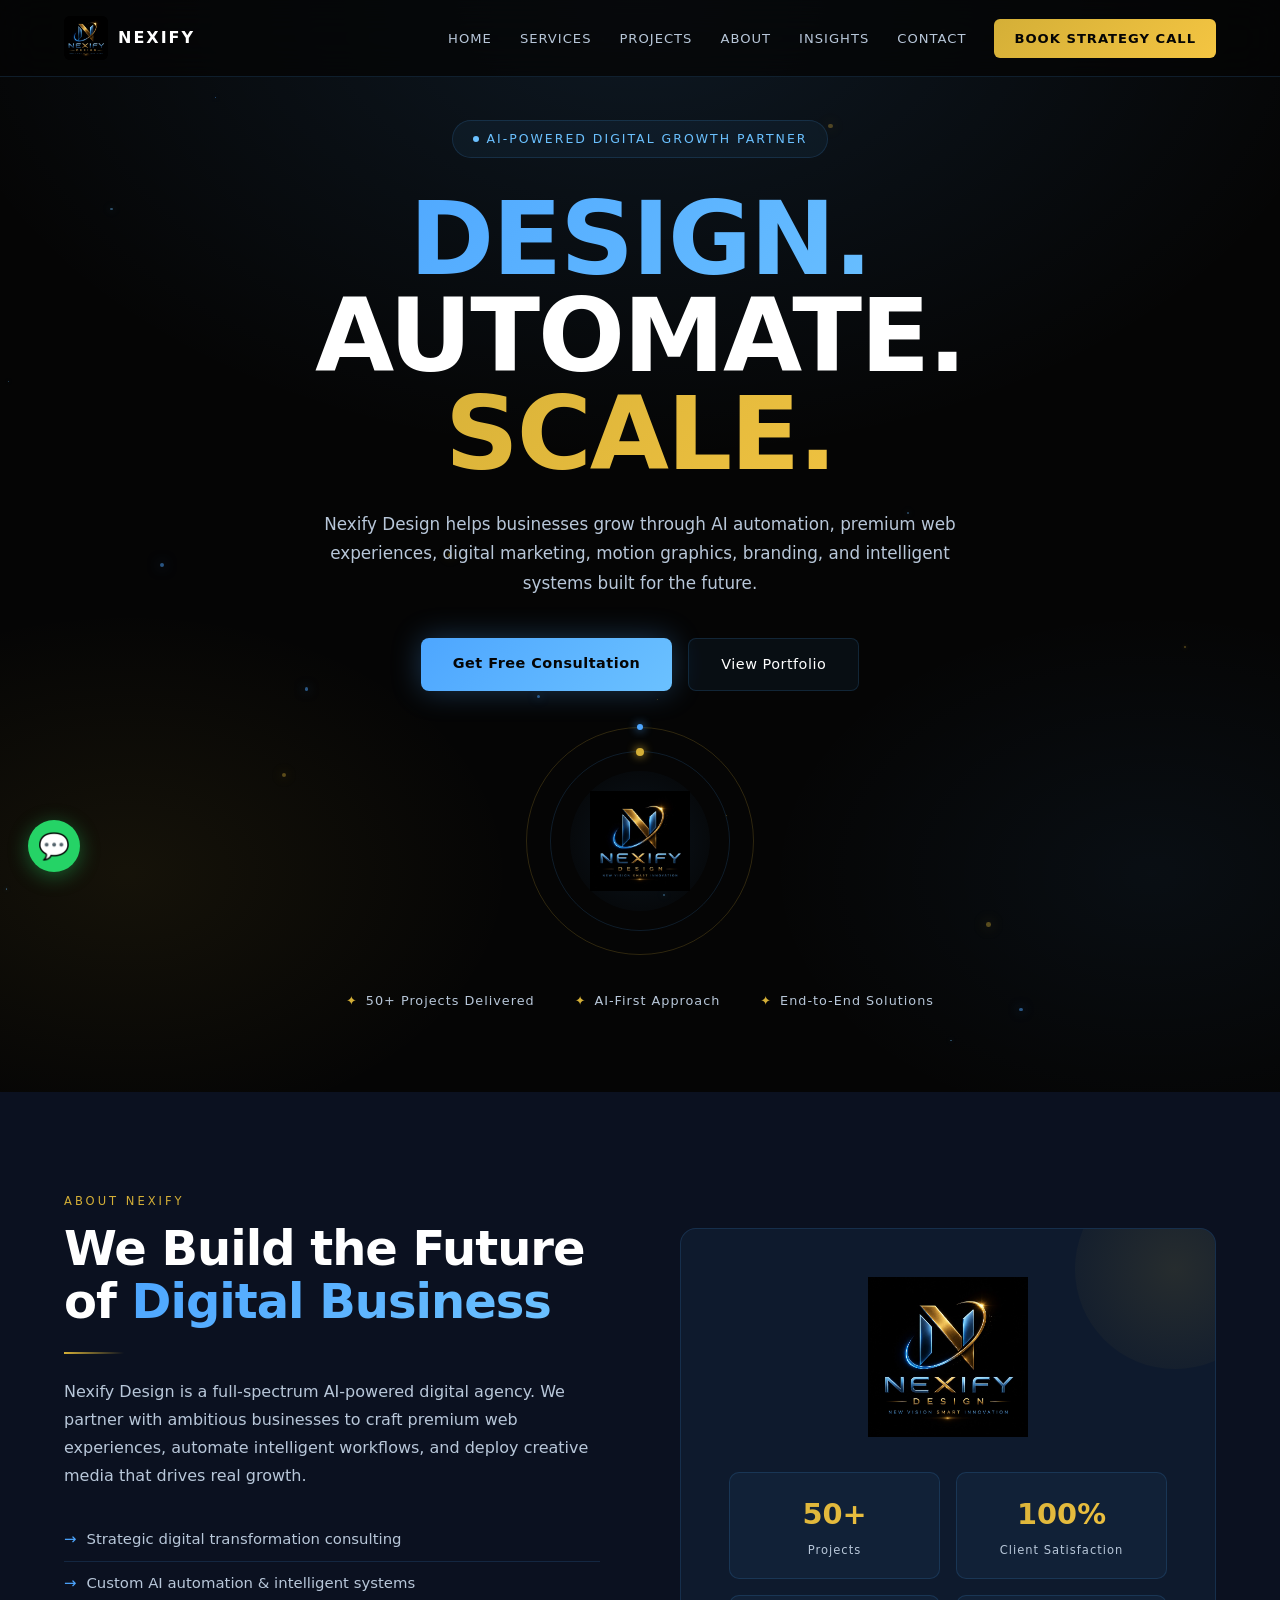
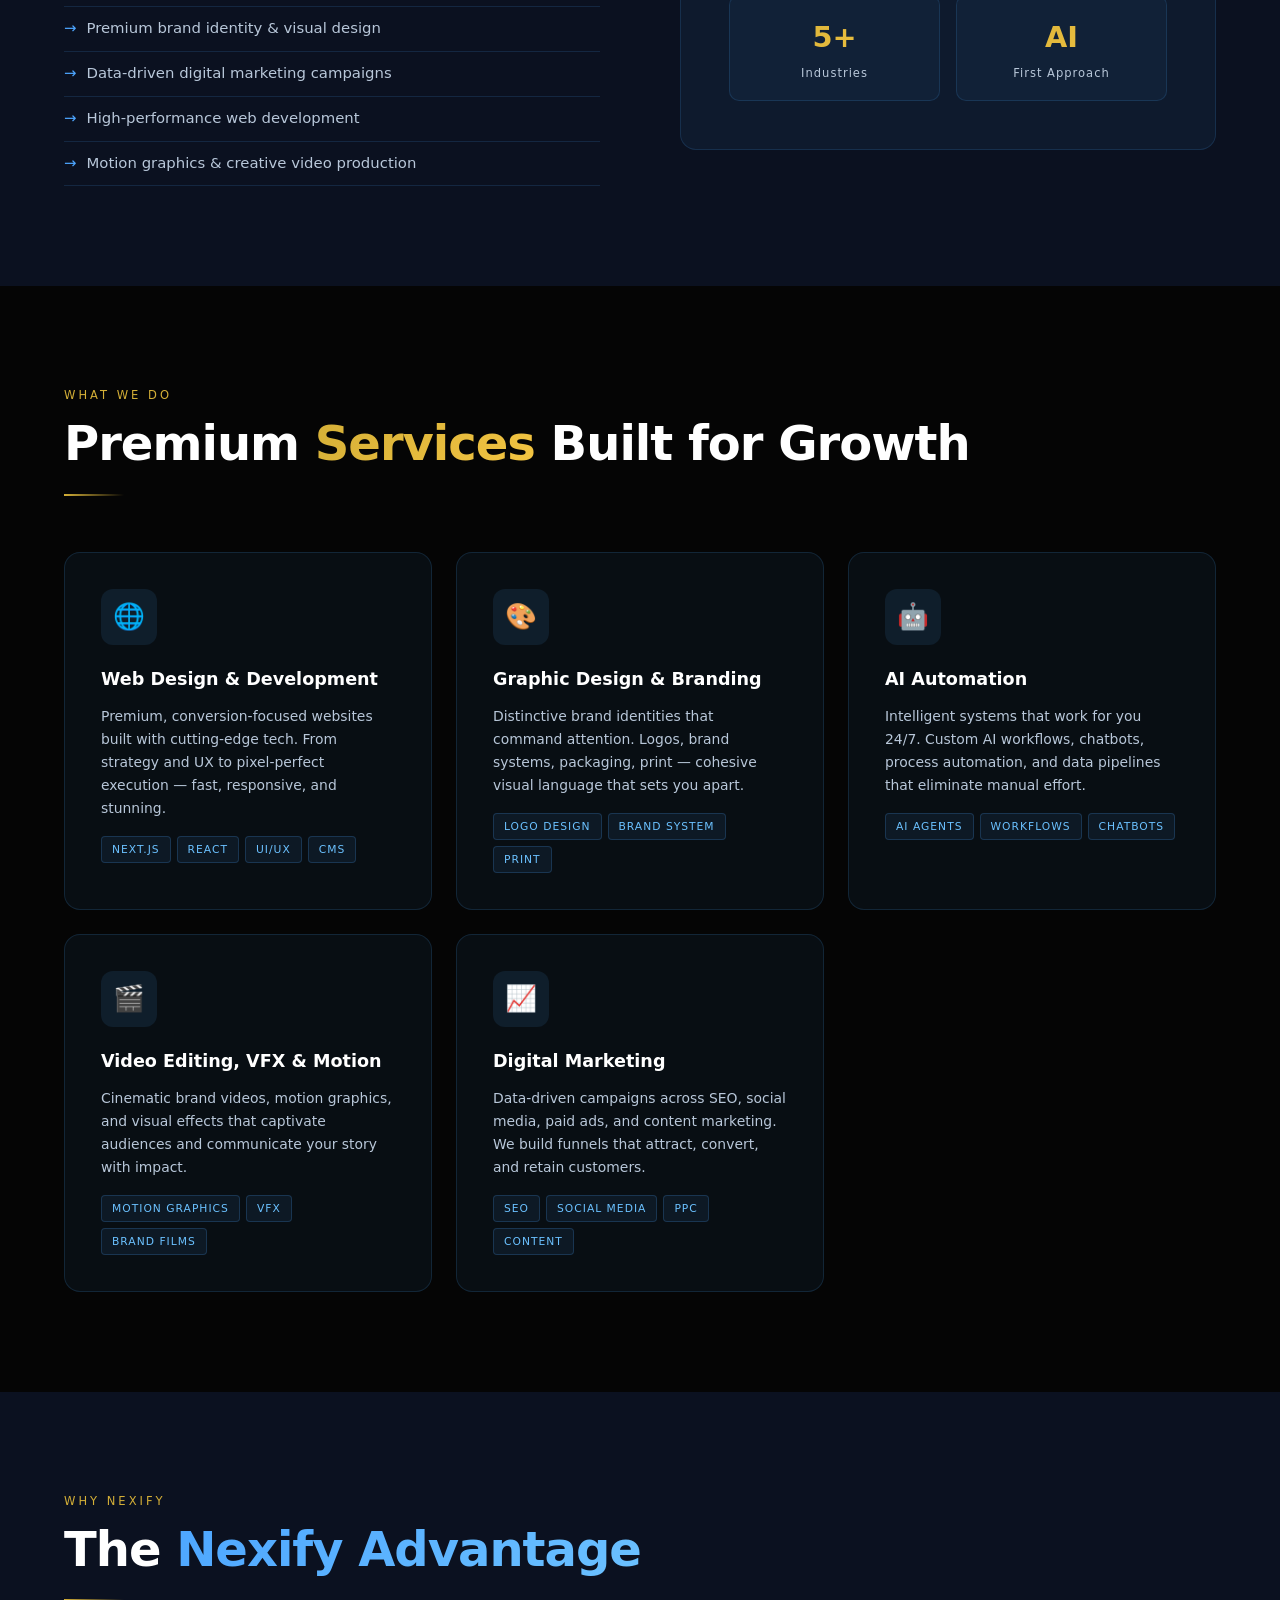
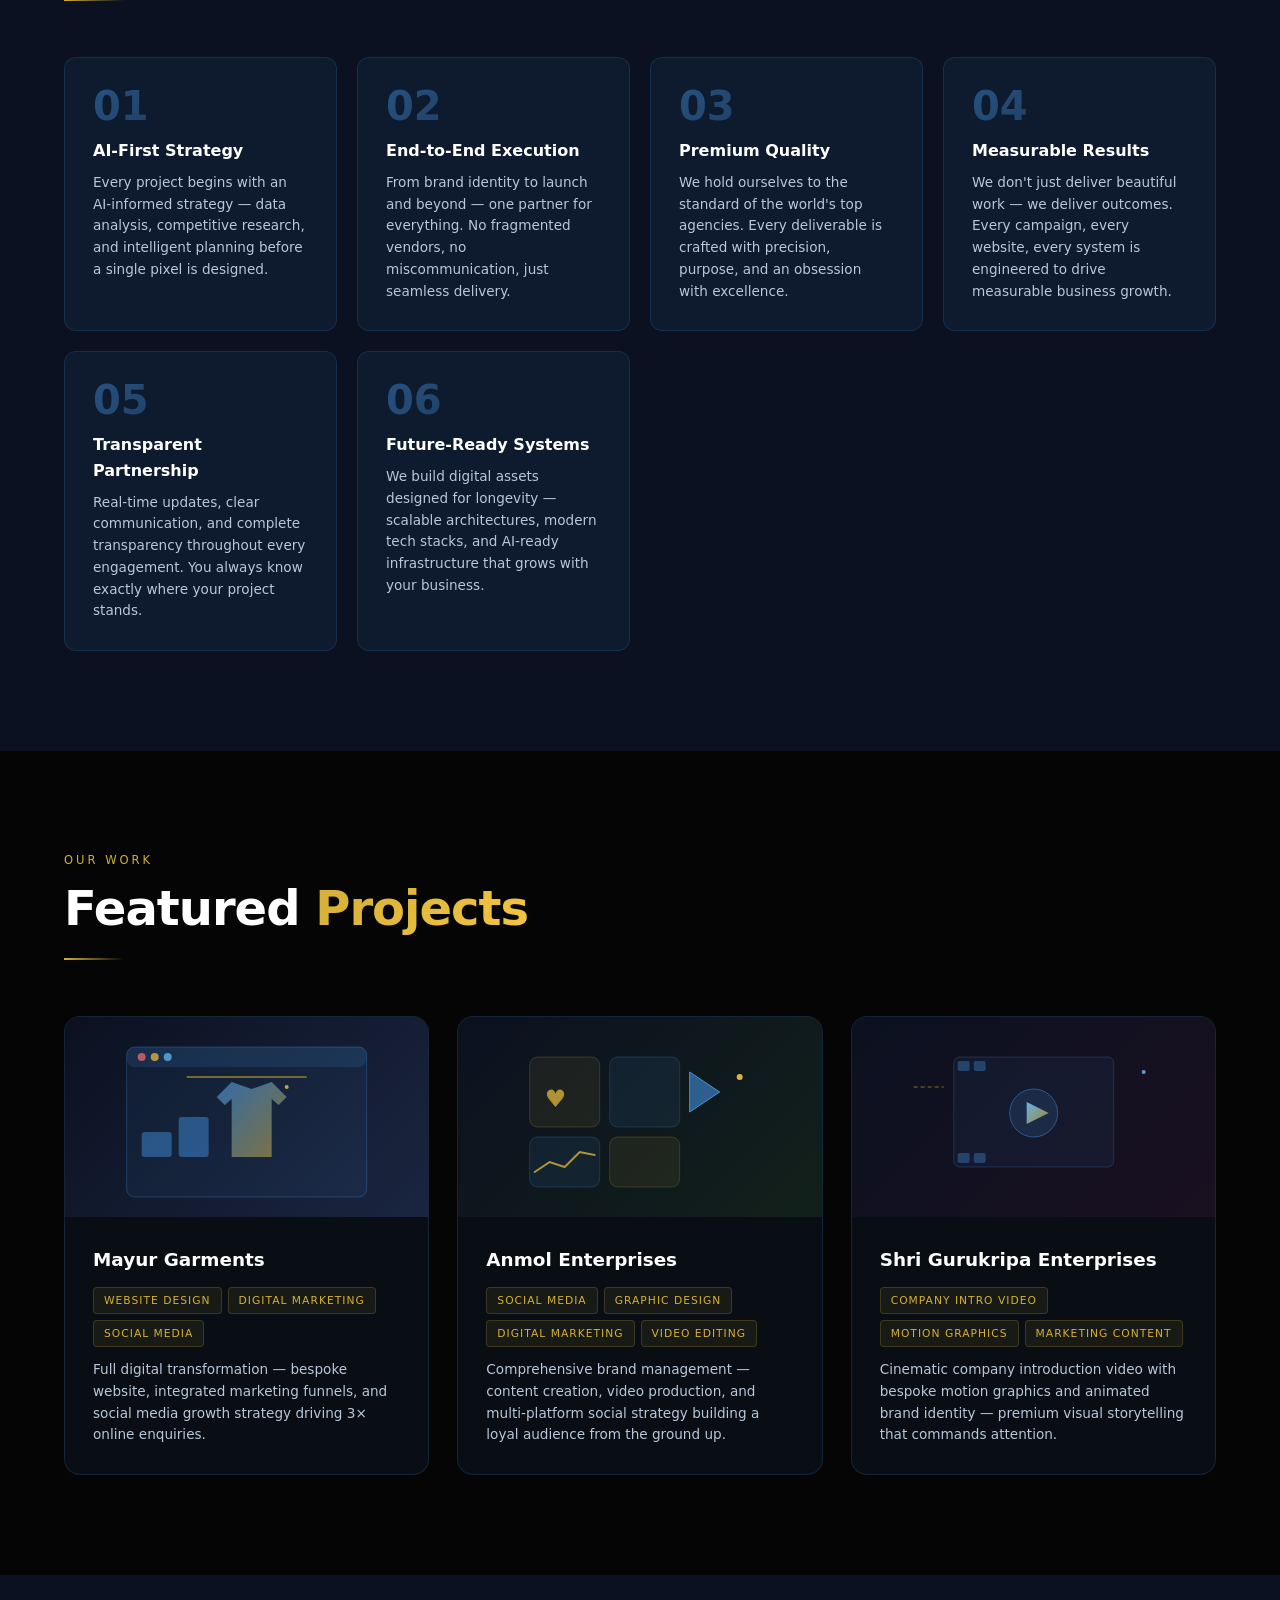
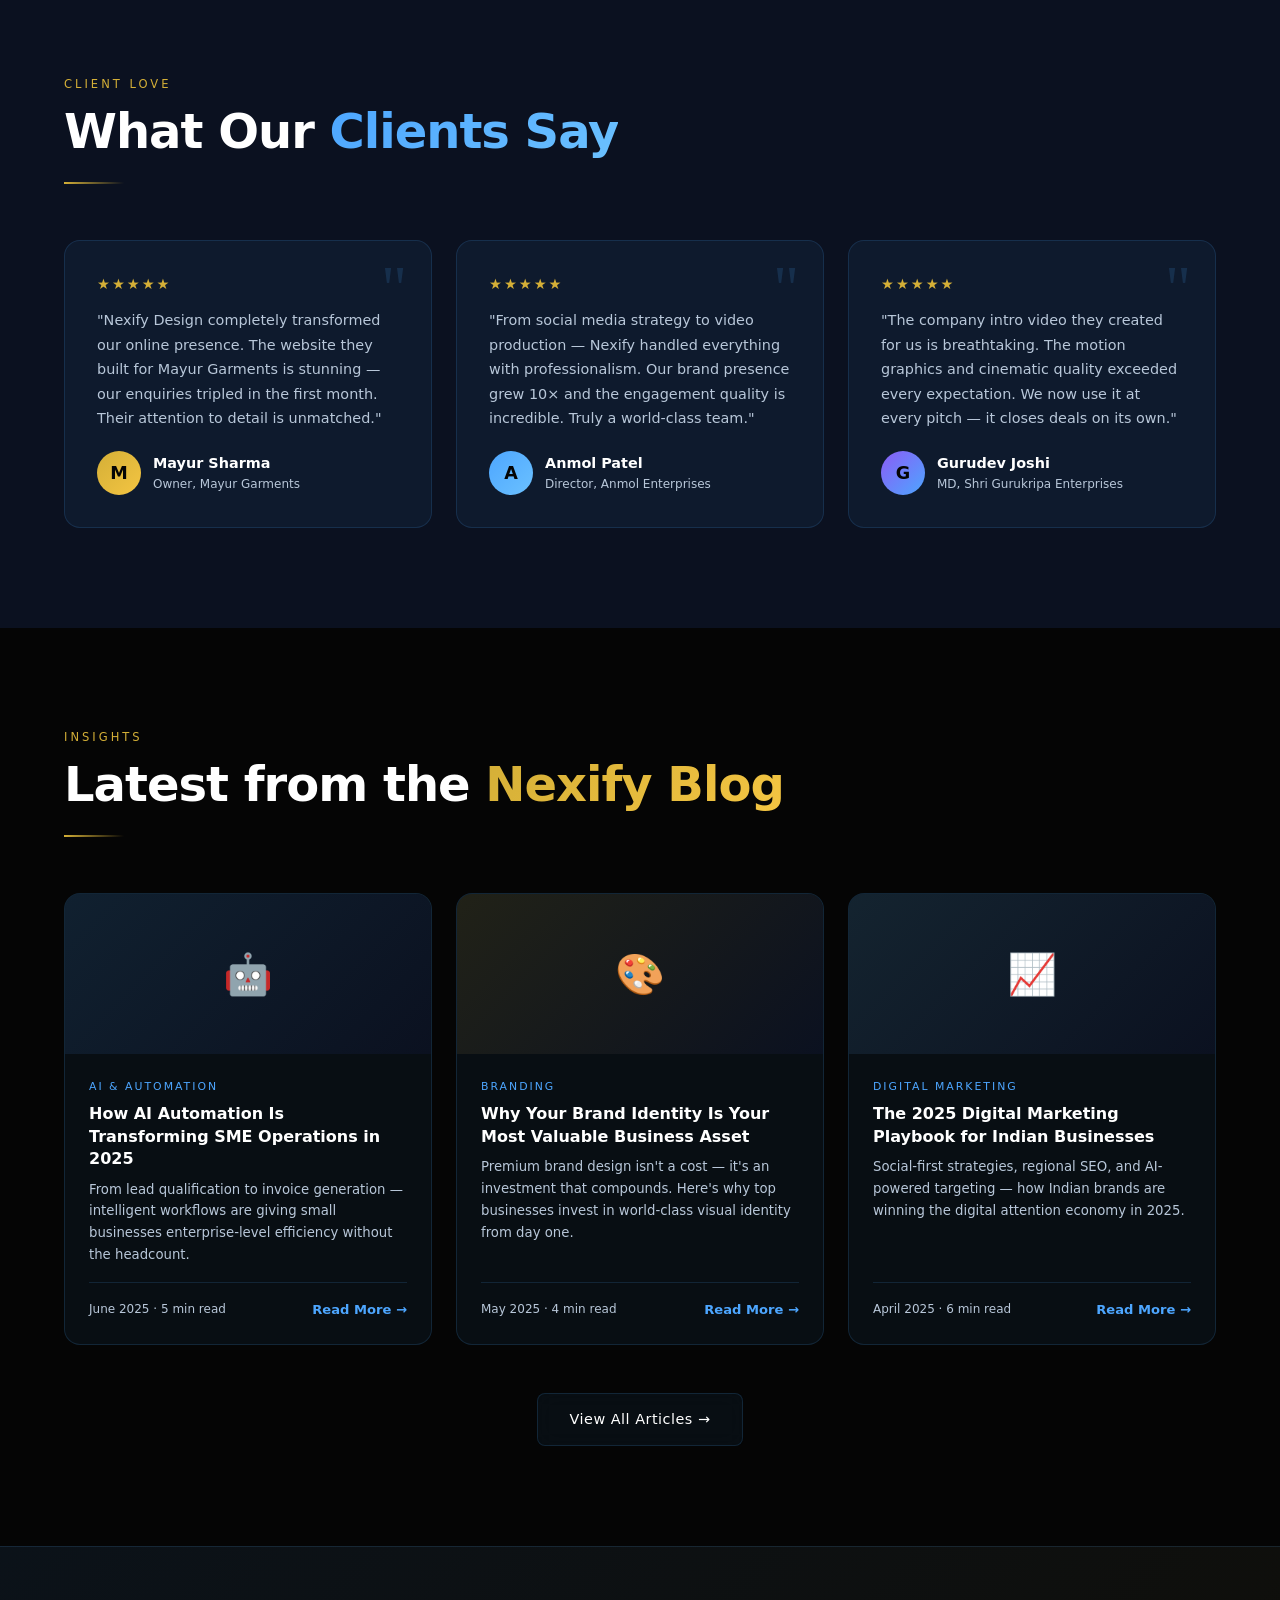
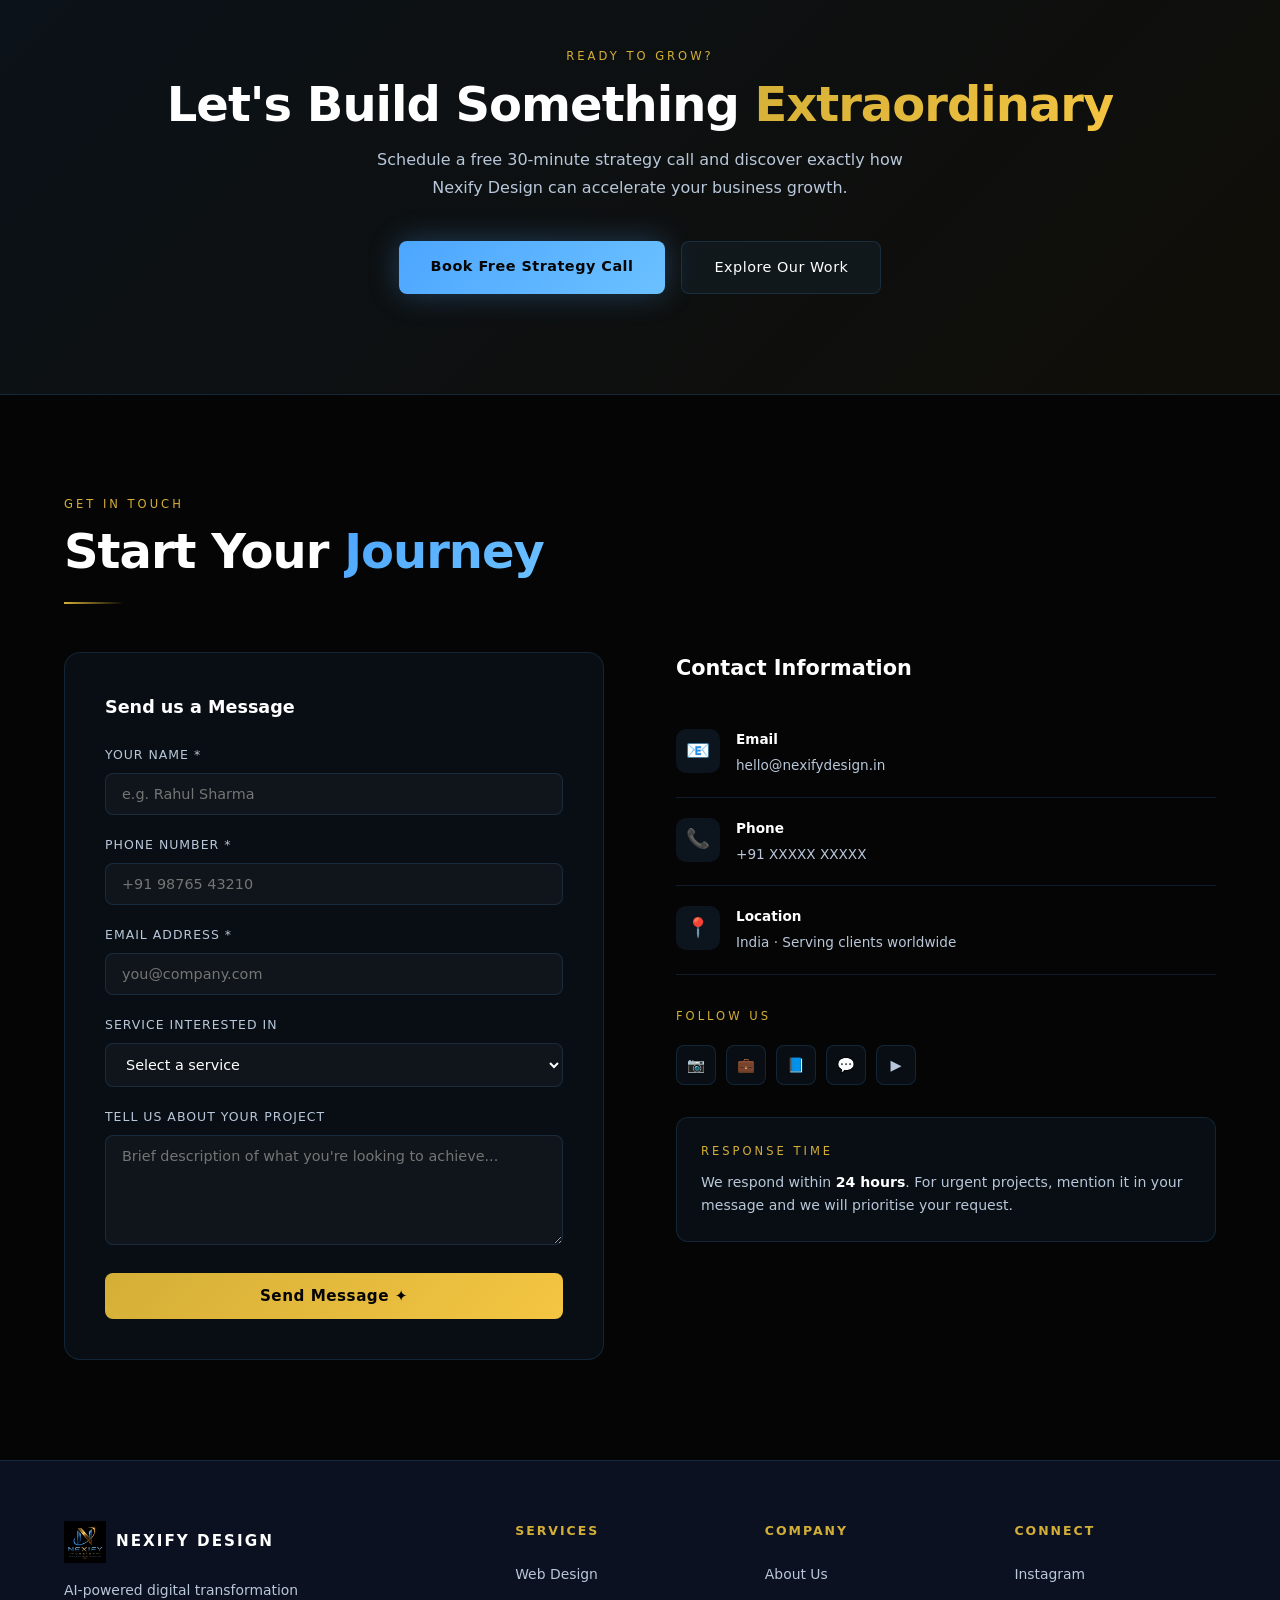
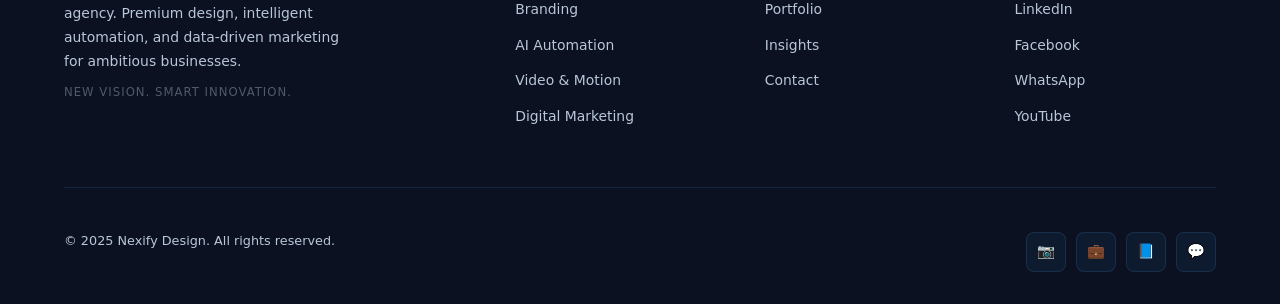
<file: index.html>
<!DOCTYPE html>
<html lang="en">
<head>
<meta charset="UTF-8">
<meta name="viewport" content="width=device-width, initial-scale=1.0">
<title>Nexify Design | New Vision. Smart Innovation.</title>
<meta name="description" content="Nexify Design is an AI-powered digital transformation agency offering web design, branding, automation, video production and digital marketing for ambitious businesses.">
<meta property="og:title" content="Nexify Design | New Vision. Smart Innovation.">
<meta property="og:description" content="AI-powered digital transformation for ambitious businesses.">
<meta property="og:type" content="website">
<meta property="og:url" content="https://nexifydesign.in">
<meta name="theme-color" content="#050505">
<link rel="stylesheet" href="/css/style.css">
<script>
const LOGO_SRC = "[data-uri]";
function setLogos(){
  document.querySelectorAll('.site-logo').forEach(function(el){el.src=LOGO_SRC;});
}
window.addEventListener('DOMContentLoaded', setLogos);
</script>
</head>
<body>

<!-- NAVBAR -->
<nav id="navbar">
  <a class="nav-logo" href="/index.html">
    <img class="site-logo" alt="Nexify Design">
    <span>NEXIFY</span>
  </a>
  <div class="nav-links">
    <a href="#home">Home</a>
    <a href="#services">Services</a>
    <a href="#portfolio">Projects</a>
    <a href="#about">About</a>
    <a href="/blog.html">Insights</a>
    <a href="#contact">Contact</a>
    <a href="#contact" class="nav-cta">Book Strategy Call</a>
  </div>
  <button class="hamburger" onclick="toggleMenu()" aria-label="Menu">
    <span></span><span></span><span></span>
  </button>
</nav>
<div class="mobile-menu" id="mobileMenu">
  <a href="#home" onclick="toggleMenu()">Home</a>
  <a href="#services" onclick="toggleMenu()">Services</a>
  <a href="#portfolio" onclick="toggleMenu()">Projects</a>
  <a href="#about" onclick="toggleMenu()">About</a>
  <a href="/blog.html" onclick="toggleMenu()">Insights</a>
  <a href="#contact" onclick="toggleMenu()">Contact</a>
  <a href="#contact" onclick="toggleMenu()">Book Strategy Call</a>
</div>

<!-- HERO -->
<section class="hero" id="home">
  <div class="hero-bg"></div>
  <div class="particles" id="particles"></div>
  <div class="hero-badge">
    <span class="badge-dot"></span>
    AI-Powered Digital Growth Partner
  </div>
  <h1 class="hero-headline">
    <div class="text-blue">DESIGN.</div>
    <div>AUTOMATE.</div>
    <div class="text-gold">SCALE.</div>
  </h1>
  <p class="hero-sub">Nexify Design helps businesses grow through AI automation, premium web experiences, digital marketing, motion graphics, branding, and intelligent systems built for the future.</p>
  <div class="hero-btns">
    <a href="#contact" class="btn-primary">Get Free Consultation</a>
    <a href="#portfolio" class="btn-outline">View Portfolio</a>
  </div>
  <div class="hero-logo-orbit">
    <div class="orbit-ring"></div>
    <div class="orbit-ring-2"></div>
    <div class="orbit-logo">
      <img class="site-logo" alt="Nexify Design">
    </div>
  </div>
  <div class="hero-trust">
    <div class="trust-item"><span class="trust-icon">✦</span> 50+ Projects Delivered</div>
    <div class="trust-item"><span class="trust-icon">✦</span> AI-First Approach</div>
    <div class="trust-item"><span class="trust-icon">✦</span> End-to-End Solutions</div>
  </div>
</section>

<!-- ABOUT -->
<section class="about reveal" id="about">
  <div class="about-inner">
    <div>
      <span class="section-label">About Nexify</span>
      <h2 class="section-title">We Build the Future of <span class="text-blue">Digital Business</span></h2>
      <div class="divider"></div>
      <p class="section-subtitle">Nexify Design is a full-spectrum AI-powered digital agency. We partner with ambitious businesses to craft premium web experiences, automate intelligent workflows, and deploy creative media that drives real growth.</p>
      <ul class="about-list" style="margin-top:28px;">
        <li>Strategic digital transformation consulting</li>
        <li>Custom AI automation &amp; intelligent systems</li>
        <li>Premium brand identity &amp; visual design</li>
        <li>Data-driven digital marketing campaigns</li>
        <li>High-performance web development</li>
        <li>Motion graphics &amp; creative video production</li>
      </ul>
    </div>
    <div class="about-visual">
      <img class="site-logo about-logo" alt="Nexify Design">
      <div class="about-stats">
        <div class="stat-box"><div class="stat-number">50+</div><div class="stat-label">Projects</div></div>
        <div class="stat-box"><div class="stat-number">100%</div><div class="stat-label">Client Satisfaction</div></div>
        <div class="stat-box"><div class="stat-number">5+</div><div class="stat-label">Industries</div></div>
        <div class="stat-box"><div class="stat-number">AI</div><div class="stat-label">First Approach</div></div>
      </div>
    </div>
  </div>
</section>

<!-- SERVICES -->
<section id="services" class="reveal">
  <span class="section-label">What We Do</span>
  <h2 class="section-title">Premium <span class="text-gold">Services</span> Built for Growth</h2>
  <div class="divider"></div>
  <div class="services-grid">
    <div class="service-card">
      <div class="service-icon">🌐</div>
      <div class="service-title">Web Design &amp; Development</div>
      <p class="service-desc">Premium, conversion-focused websites built with cutting-edge tech. From strategy and UX to pixel-perfect execution — fast, responsive, and stunning.</p>
      <div class="service-tags"><span class="tag">Next.js</span><span class="tag">React</span><span class="tag">UI/UX</span><span class="tag">CMS</span></div>
    </div>
    <div class="service-card">
      <div class="service-icon">🎨</div>
      <div class="service-title">Graphic Design &amp; Branding</div>
      <p class="service-desc">Distinctive brand identities that command attention. Logos, brand systems, packaging, print — cohesive visual language that sets you apart.</p>
      <div class="service-tags"><span class="tag">Logo Design</span><span class="tag">Brand System</span><span class="tag">Print</span></div>
    </div>
    <div class="service-card">
      <div class="service-icon">🤖</div>
      <div class="service-title">AI Automation</div>
      <p class="service-desc">Intelligent systems that work for you 24/7. Custom AI workflows, chatbots, process automation, and data pipelines that eliminate manual effort.</p>
      <div class="service-tags"><span class="tag">AI Agents</span><span class="tag">Workflows</span><span class="tag">Chatbots</span></div>
    </div>
    <div class="service-card">
      <div class="service-icon">🎬</div>
      <div class="service-title">Video Editing, VFX &amp; Motion</div>
      <p class="service-desc">Cinematic brand videos, motion graphics, and visual effects that captivate audiences and communicate your story with impact.</p>
      <div class="service-tags"><span class="tag">Motion Graphics</span><span class="tag">VFX</span><span class="tag">Brand Films</span></div>
    </div>
    <div class="service-card">
      <div class="service-icon">📈</div>
      <div class="service-title">Digital Marketing</div>
      <p class="service-desc">Data-driven campaigns across SEO, social media, paid ads, and content marketing. We build funnels that attract, convert, and retain customers.</p>
      <div class="service-tags"><span class="tag">SEO</span><span class="tag">Social Media</span><span class="tag">PPC</span><span class="tag">Content</span></div>
    </div>
  </div>
</section>

<!-- WHY CHOOSE -->
<section class="why reveal">
  <span class="section-label">Why Nexify</span>
  <h2 class="section-title">The <span class="text-blue">Nexify Advantage</span></h2>
  <div class="divider"></div>
  <div class="why-grid">
    <div class="why-card"><div class="why-num">01</div><div class="why-title">AI-First Strategy</div><p class="why-desc">Every project begins with an AI-informed strategy — data analysis, competitive research, and intelligent planning before a single pixel is designed.</p></div>
    <div class="why-card"><div class="why-num">02</div><div class="why-title">End-to-End Execution</div><p class="why-desc">From brand identity to launch and beyond — one partner for everything. No fragmented vendors, no miscommunication, just seamless delivery.</p></div>
    <div class="why-card"><div class="why-num">03</div><div class="why-title">Premium Quality</div><p class="why-desc">We hold ourselves to the standard of the world's top agencies. Every deliverable is crafted with precision, purpose, and an obsession with excellence.</p></div>
    <div class="why-card"><div class="why-num">04</div><div class="why-title">Measurable Results</div><p class="why-desc">We don't just deliver beautiful work — we deliver outcomes. Every campaign, every website, every system is engineered to drive measurable business growth.</p></div>
    <div class="why-card"><div class="why-num">05</div><div class="why-title">Transparent Partnership</div><p class="why-desc">Real-time updates, clear communication, and complete transparency throughout every engagement. You always know exactly where your project stands.</p></div>
    <div class="why-card"><div class="why-num">06</div><div class="why-title">Future-Ready Systems</div><p class="why-desc">We build digital assets designed for longevity — scalable architectures, modern tech stacks, and AI-ready infrastructure that grows with your business.</p></div>
  </div>
</section>

<!-- PORTFOLIO -->
<section id="portfolio" class="reveal">
  <span class="section-label">Our Work</span>
  <h2 class="section-title">Featured <span class="text-gold">Projects</span></h2>
  <div class="divider"></div>
  <div class="portfolio-grid">
    <div class="project-card">
      <div class="project-visual" style="background:linear-gradient(135deg,#0B1120,#1a2540);">
        <svg viewBox="0 0 320 200" style="width:100%;height:100%;" xmlns="http://www.w3.org/2000/svg">
          <defs><linearGradient id="pg1" x1="0%" y1="0%" x2="100%" y2="100%"><stop offset="0%" style="stop-color:#4DA6FF;stop-opacity:.8"/><stop offset="100%" style="stop-color:#D4AF37;stop-opacity:.8"/></linearGradient></defs>
          <rect x="40" y="30" width="240" height="150" rx="8" fill="rgba(77,166,255,.06)" stroke="rgba(77,166,255,.25)" stroke-width="1"/>
          <rect x="40" y="30" width="240" height="20" rx="8" fill="rgba(77,166,255,.12)"/>
          <circle cx="55" cy="40" r="4" fill="#FF6B6B" opacity=".7"/><circle cx="68" cy="40" r="4" fill="#F4C542" opacity=".7"/><circle cx="81" cy="40" r="4" fill="#6BC1FF" opacity=".7"/>
          <path d="M130 80 L145 65 L165 72 L185 65 L200 80 L192 88 L185 82 L185 140 L145 140 L145 82 L138 88 Z" fill="url(#pg1)" opacity=".7"/>
          <line x1="100" y1="60" x2="220" y2="60" stroke="rgba(212,175,55,.5)" stroke-width="2"/>
          <rect x="55" y="115" width="30" height="25" rx="3" fill="rgba(77,166,255,.4)"/>
          <rect x="92" y="100" width="30" height="40" rx="3" fill="rgba(77,166,255,.4)"/>
          <circle cx="200" cy="70" r="2" fill="#F4C542" opacity=".8"/>
        </svg>
      </div>
      <div class="project-info">
        <div class="project-name">Mayur Garments</div>
        <div class="project-services"><span class="tag">Website Design</span><span class="tag">Digital Marketing</span><span class="tag">Social Media</span></div>
        <p class="project-desc">Full digital transformation — bespoke website, integrated marketing funnels, and social media growth strategy driving 3× online enquiries.</p>
      </div>
    </div>
    <div class="project-card">
      <div class="project-visual" style="background:linear-gradient(135deg,#0B1120,#12201a);">
        <svg viewBox="0 0 320 200" style="width:100%;height:100%;" xmlns="http://www.w3.org/2000/svg">
          <defs><linearGradient id="pg2" x1="0%" y1="0%" x2="100%" y2="100%"><stop offset="0%" style="stop-color:#D4AF37;stop-opacity:.9"/><stop offset="100%" style="stop-color:#F4C542;stop-opacity:.6"/></linearGradient></defs>
          <rect x="50" y="40" width="70" height="70" rx="8" fill="rgba(212,175,55,.08)" stroke="rgba(212,175,55,.2)" stroke-width="1"/>
          <rect x="130" y="40" width="70" height="70" rx="8" fill="rgba(77,166,255,.08)" stroke="rgba(77,166,255,.2)" stroke-width="1"/>
          <rect x="50" y="120" width="70" height="50" rx="8" fill="rgba(77,166,255,.08)" stroke="rgba(77,166,255,.2)" stroke-width="1"/>
          <rect x="130" y="120" width="70" height="50" rx="8" fill="rgba(212,175,55,.08)" stroke="rgba(212,175,55,.2)" stroke-width="1"/>
          <polygon points="210,55 240,75 210,95" fill="rgba(77,166,255,.5)" stroke="rgba(77,166,255,.8)" stroke-width="1"/>
          <text x="65" y="90" font-size="24" fill="#D4AF37" opacity=".8">♥</text>
          <polyline points="55,155 70,145 85,150 100,135 115,138" fill="none" stroke="url(#pg2)" stroke-width="2" stroke-linecap="round"/>
          <circle cx="260" cy="60" r="3" fill="#F4C542" opacity=".9"/>
        </svg>
      </div>
      <div class="project-info">
        <div class="project-name">Anmol Enterprises</div>
        <div class="project-services"><span class="tag">Social Media</span><span class="tag">Graphic Design</span><span class="tag">Digital Marketing</span><span class="tag">Video Editing</span></div>
        <p class="project-desc">Comprehensive brand management — content creation, video production, and multi-platform social strategy building a loyal audience from the ground up.</p>
      </div>
    </div>
    <div class="project-card">
      <div class="project-visual" style="background:linear-gradient(135deg,#0B1120,#1a1020);">
        <svg viewBox="0 0 320 200" style="width:100%;height:100%;" xmlns="http://www.w3.org/2000/svg">
          <defs><linearGradient id="pg3" x1="0%" y1="0%" x2="100%" y2="100%"><stop offset="0%" style="stop-color:#6BC1FF;stop-opacity:.9"/><stop offset="100%" style="stop-color:#D4AF37;stop-opacity:.7"/></linearGradient></defs>
          <rect x="80" y="40" width="160" height="110" rx="6" fill="rgba(77,166,255,.06)" stroke="rgba(77,166,255,.2)" stroke-width="1"/>
          <rect x="84" y="44" width="12" height="10" rx="2" fill="rgba(77,166,255,.3)"/><rect x="100" y="44" width="12" height="10" rx="2" fill="rgba(77,166,255,.3)"/>
          <rect x="84" y="136" width="12" height="10" rx="2" fill="rgba(77,166,255,.3)"/><rect x="100" y="136" width="12" height="10" rx="2" fill="rgba(77,166,255,.3)"/>
          <circle cx="160" cy="96" r="24" fill="rgba(77,166,255,.12)" stroke="rgba(77,166,255,.4)" stroke-width="1"/>
          <polygon points="153,85 175,96 153,107" fill="url(#pg3)"/>
          <line x1="40" y1="70" x2="70" y2="70" stroke="rgba(212,175,55,.4)" stroke-width="1.5" stroke-dasharray="4,3"/>
          <circle cx="270" cy="55" r="2" fill="#6BC1FF" opacity=".8"/>
        </svg>
      </div>
      <div class="project-info">
        <div class="project-name">Shri Gurukripa Enterprises</div>
        <div class="project-services"><span class="tag">Company Intro Video</span><span class="tag">Motion Graphics</span><span class="tag">Marketing Content</span></div>
        <p class="project-desc">Cinematic company introduction video with bespoke motion graphics and animated brand identity — premium visual storytelling that commands attention.</p>
      </div>
    </div>
  </div>
</section>

<!-- TESTIMONIALS -->
<section class="testimonials reveal">
  <span class="section-label">Client Love</span>
  <h2 class="section-title">What Our <span class="text-blue">Clients Say</span></h2>
  <div class="divider"></div>
  <div class="testi-grid">
    <div class="testi-card">
      <div class="stars">★★★★★</div>
      <p class="testi-text">"Nexify Design completely transformed our online presence. The website they built for Mayur Garments is stunning — our enquiries tripled in the first month. Their attention to detail is unmatched."</p>
      <div class="testi-author">
        <div class="testi-avatar" style="background:linear-gradient(135deg,#D4AF37,#F4C542);">M</div>
        <div><div class="testi-name">Mayur Sharma</div><div class="testi-role">Owner, Mayur Garments</div></div>
      </div>
    </div>
    <div class="testi-card">
      <div class="stars">★★★★★</div>
      <p class="testi-text">"From social media strategy to video production — Nexify handled everything with professionalism. Our brand presence grew 10× and the engagement quality is incredible. Truly a world-class team."</p>
      <div class="testi-author">
        <div class="testi-avatar" style="background:linear-gradient(135deg,#4DA6FF,#6BC1FF);">A</div>
        <div><div class="testi-name">Anmol Patel</div><div class="testi-role">Director, Anmol Enterprises</div></div>
      </div>
    </div>
    <div class="testi-card">
      <div class="stars">★★★★★</div>
      <p class="testi-text">"The company intro video they created for us is breathtaking. The motion graphics and cinematic quality exceeded every expectation. We now use it at every pitch — it closes deals on its own."</p>
      <div class="testi-author">
        <div class="testi-avatar" style="background:linear-gradient(135deg,#8B5CF6,#4DA6FF);">G</div>
        <div><div class="testi-name">Gurudev Joshi</div><div class="testi-role">MD, Shri Gurukripa Enterprises</div></div>
      </div>
    </div>
  </div>
</section>

<!-- BLOG PREVIEW -->
<section id="blog-preview" class="reveal">
  <span class="section-label">Insights</span>
  <h2 class="section-title">Latest from the <span class="text-gold">Nexify Blog</span></h2>
  <div class="divider"></div>
  <div class="blog-grid">
    <div class="blog-card" data-post="ai-automation-sme-operations" data-category="AI &amp; Automation">
      <div class="blog-thumb" style="background:linear-gradient(135deg,rgba(77,166,255,.12),#0B1120);">🤖</div>
      <div class="blog-body">
        <div class="blog-cat">AI &amp; Automation</div>
        <h3 class="blog-title">How AI Automation Is Transforming SME Operations in 2025</h3>
        <p class="blog-excerpt">From lead qualification to invoice generation — intelligent workflows are giving small businesses enterprise-level efficiency without the headcount.</p>
        <div class="blog-meta">
          <span>June 2025 · 5 min read</span>
          <a href="/post.html?slug=ai-automation-sme-operations" class="blog-read-more">Read More →</a>
        </div>
      </div>
    </div>
    <div class="blog-card" data-post="brand-identity-business-asset" data-category="Branding">
      <div class="blog-thumb" style="background:linear-gradient(135deg,rgba(212,175,55,.12),#0B1120);">🎨</div>
      <div class="blog-body">
        <div class="blog-cat">Branding</div>
        <h3 class="blog-title">Why Your Brand Identity Is Your Most Valuable Business Asset</h3>
        <p class="blog-excerpt">Premium brand design isn't a cost — it's an investment that compounds. Here's why top businesses invest in world-class visual identity from day one.</p>
        <div class="blog-meta">
          <span>May 2025 · 4 min read</span>
          <a href="/post.html?slug=brand-identity-business-asset" class="blog-read-more">Read More →</a>
        </div>
      </div>
    </div>
    <div class="blog-card" data-post="digital-marketing-india-2025" data-category="Digital Marketing">
      <div class="blog-thumb" style="background:linear-gradient(135deg,rgba(107,193,255,.12),#0B1120);">📈</div>
      <div class="blog-body">
        <div class="blog-cat">Digital Marketing</div>
        <h3 class="blog-title">The 2025 Digital Marketing Playbook for Indian Businesses</h3>
        <p class="blog-excerpt">Social-first strategies, regional SEO, and AI-powered targeting — how Indian brands are winning the digital attention economy in 2025.</p>
        <div class="blog-meta">
          <span>April 2025 · 6 min read</span>
          <a href="/post.html?slug=digital-marketing-india-2025" class="blog-read-more">Read More →</a>
        </div>
      </div>
    </div>
  </div>
  <div style="text-align:center;margin-top:48px;">
    <a href="/blog.html" class="btn-outline">View All Articles →</a>
  </div>
</section>

<!-- CTA -->
<section class="cta-section reveal">
  <span class="section-label">Ready to Grow?</span>
  <h2 class="section-title">Let's Build Something <span class="text-gold">Extraordinary</span></h2>
  <p style="color:var(--text-secondary);max-width:560px;margin:16px auto 40px;font-size:1rem;line-height:1.7;">Schedule a free 30-minute strategy call and discover exactly how Nexify Design can accelerate your business growth.</p>
  <div class="hero-btns">
    <a href="#contact" class="btn-primary">Book Free Strategy Call</a>
    <a href="#portfolio" class="btn-outline">Explore Our Work</a>
  </div>
</section>

<!-- CONTACT -->
<section id="contact" class="reveal">
  <span class="section-label">Get in Touch</span>
  <h2 class="section-title">Start Your <span class="text-blue">Journey</span></h2>
  <div class="divider"></div>
  <div class="contact-inner">
    <div class="contact-form">
      <h3 style="font-size:1.1rem;font-weight:700;margin-bottom:24px;">Send us a Message</h3>
      <form id="contactForm" name="contact" method="POST" data-netlify="true" netlify-honeypot="bot-field">
        <input type="hidden" name="form-name" value="contact">
        <p style="display:none;"><label>Don't fill this: <input name="bot-field"></label></p>
        <div class="form-group">
          <label>Your Name *</label>
          <input type="text" id="fname" name="name" placeholder="e.g. Rahul Sharma" required>
        </div>
        <div class="form-group">
          <label>Phone Number *</label>
          <input type="tel" id="fphone" name="phone" placeholder="+91 98765 43210" required>
        </div>
        <div class="form-group">
          <label>Email Address *</label>
          <input type="email" id="femail" name="email" placeholder="you@company.com" required>
        </div>
        <div class="form-group">
          <label>Service Interested In</label>
          <select id="fservice" name="service">
            <option value="">Select a service</option>
            <option>Web Design &amp; Development</option>
            <option>Graphic Design &amp; Branding</option>
            <option>AI Automation</option>
            <option>Video Editing &amp; Motion Graphics</option>
            <option>Digital Marketing</option>
            <option>Full Digital Transformation</option>
          </select>
        </div>
        <div class="form-group">
          <label>Tell us about your project</label>
          <textarea id="fmessage" name="message" placeholder="Brief description of what you're looking to achieve..."></textarea>
        </div>
        <button type="submit" class="btn-submit">Send Message ✦</button>
      </form>
    </div>
    <div>
      <h3 style="font-size:1.3rem;font-weight:700;margin-bottom:24px;">Contact Information</h3>
      <div class="contact-detail">
        <div class="contact-icon">📧</div>
        <div><h4>Email</h4><p>hello@nexifydesign.in</p></div>
      </div>
      <div class="contact-detail">
        <div class="contact-icon">📞</div>
        <div><h4>Phone</h4><p>+91 XXXXX XXXXX</p></div>
      </div>
      <div class="contact-detail">
        <div class="contact-icon">📍</div>
        <div><h4>Location</h4><p>India · Serving clients worldwide</p></div>
      </div>
      <div style="margin-top:32px;">
        <span class="section-label" style="margin-bottom:16px;">Follow Us</span>
        <div class="social-row">
          <a href="#" class="social-btn" title="Instagram">📷</a>
          <a href="#" class="social-btn" title="LinkedIn">💼</a>
          <a href="#" class="social-btn" title="Facebook">📘</a>
          <a href="#" class="social-btn" title="WhatsApp">💬</a>
          <a href="#" class="social-btn" title="YouTube">▶</a>
        </div>
      </div>
      <div style="margin-top:32px;background:var(--glass);border:1px solid var(--glass-border);border-radius:12px;padding:24px;">
        <span class="section-label" style="margin-bottom:10px;">Response Time</span>
        <p style="color:var(--text-secondary);font-size:.88rem;line-height:1.65;">We respond within <strong style="color:var(--white);">24 hours</strong>. For urgent projects, mention it in your message and we will prioritise your request.</p>
      </div>
    </div>
  </div>
</section>

<!-- FOOTER -->
<footer>
  <div class="footer-inner">
    <div class="footer-brand">
      <div class="footer-logo">
        <img class="site-logo" alt="Nexify Design" style="height:42px;">
        <span>NEXIFY DESIGN</span>
      </div>
      <p>AI-powered digital transformation agency. Premium design, intelligent automation, and data-driven marketing for ambitious businesses.</p>
      <p style="margin-top:10px;font-size:.73rem;color:rgba(184,199,217,.4);letter-spacing:1px;">NEW VISION. SMART INNOVATION.</p>
    </div>
    <div class="footer-col">
      <h4>Services</h4>
      <ul>
        <li><a href="#services">Web Design</a></li>
        <li><a href="#services">Branding</a></li>
        <li><a href="#services">AI Automation</a></li>
        <li><a href="#services">Video &amp; Motion</a></li>
        <li><a href="#services">Digital Marketing</a></li>
      </ul>
    </div>
    <div class="footer-col">
      <h4>Company</h4>
      <ul>
        <li><a href="#about">About Us</a></li>
        <li><a href="#portfolio">Portfolio</a></li>
        <li><a href="/blog.html">Insights</a></li>
        <li><a href="#contact">Contact</a></li>
      </ul>
    </div>
    <div class="footer-col">
      <h4>Connect</h4>
      <ul>
        <li><a href="#">Instagram</a></li>
        <li><a href="#">LinkedIn</a></li>
        <li><a href="#">Facebook</a></li>
        <li><a href="#">WhatsApp</a></li>
        <li><a href="#">YouTube</a></li>
      </ul>
    </div>
  </div>
  <div class="footer-bottom">
    <p>© 2025 Nexify Design. All rights reserved.</p>
    <div class="social-row">
      <a href="#" class="social-btn">📷</a>
      <a href="#" class="social-btn">💼</a>
      <a href="#" class="social-btn">📘</a>
      <a href="#" class="social-btn">💬</a>
    </div>
  </div>
</footer>

<!-- WHATSAPP FLOAT -->
<a class="whatsapp-float" id="whatsappBtn" data-phone="91XXXXXXXXXX" href="#" target="_blank" rel="noopener" aria-label="Chat on WhatsApp">💬</a>

<!-- TOAST -->
<div class="toast" id="toast"></div>

<script src="/js/main.js"></script>
</body>
</html>
</file>
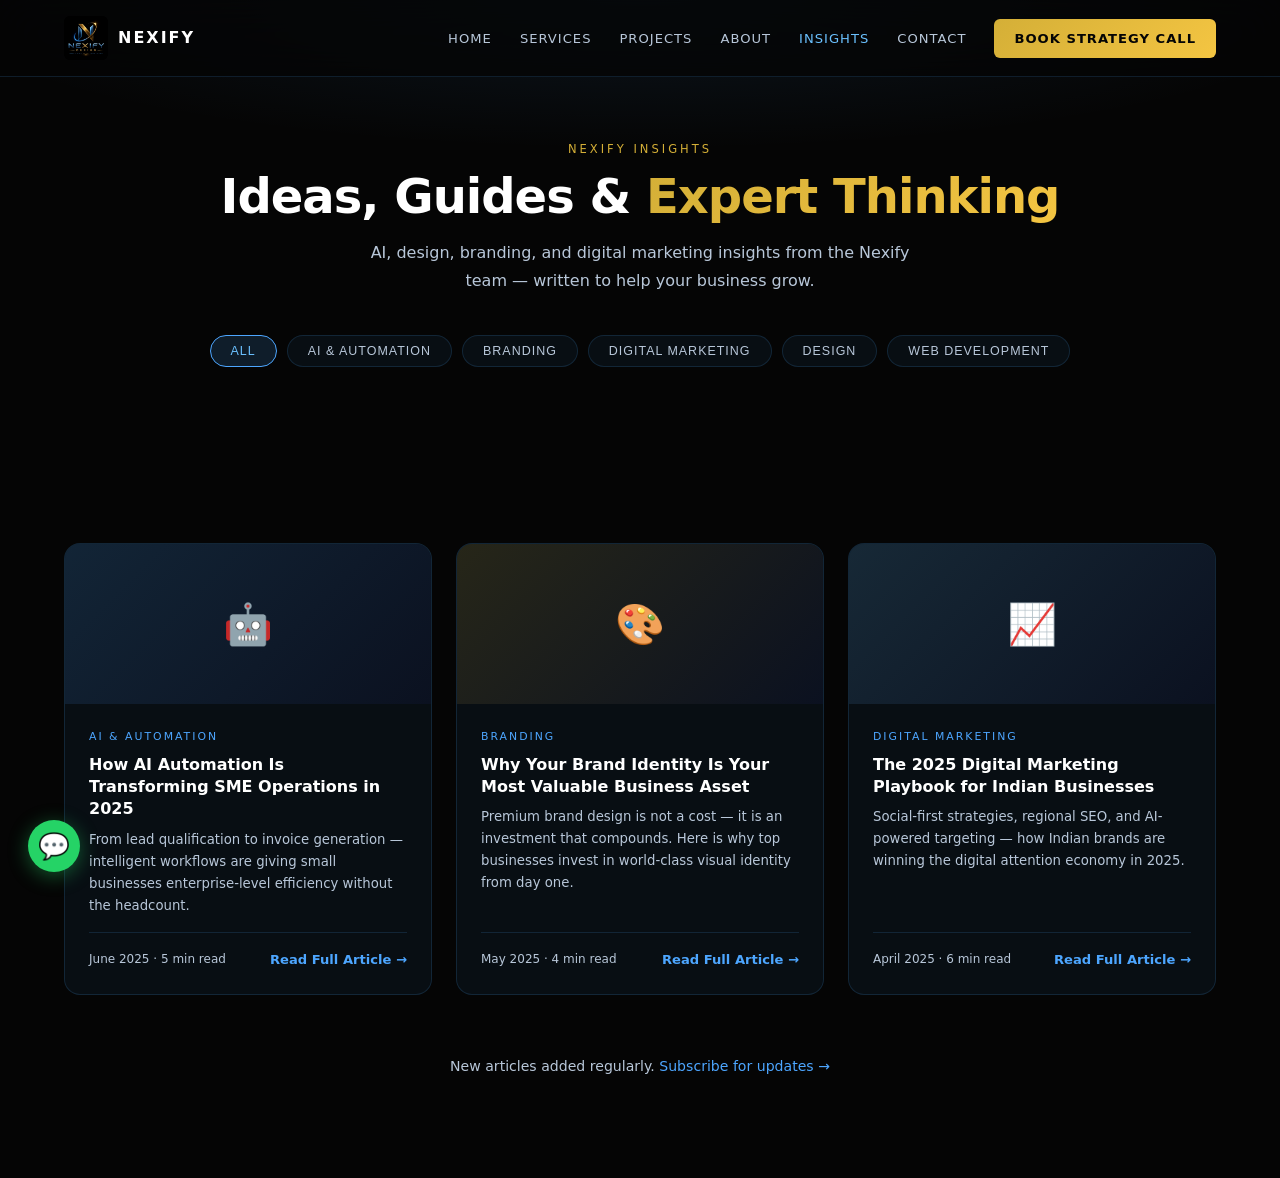
<file: blog.html>
<!DOCTYPE html>
<html lang="en">
<head>
<meta charset="UTF-8">
<meta name="viewport" content="width=device-width, initial-scale=1.0">
<title>Blog & Insights | Nexify Design</title>
<meta name="description" content="Expert insights on AI automation, web design, branding, and digital marketing from the Nexify Design team.">
<link rel="stylesheet" href="/css/style.css">
<script>
const LOGO_SRC="[data-uri]";
window.addEventListener('DOMContentLoaded',function(){document.querySelectorAll('.site-logo').forEach(function(el){el.src=LOGO_SRC;});});
</script>
</head>
<body>
<nav id="navbar">
  <a class="nav-logo" href="/index.html">
    <img class="site-logo" alt="Nexify Design">
    <span>NEXIFY</span>
  </a>
  <div class="nav-links">
    <a href="/index.html">Home</a>
    <a href="/index.html#services">Services</a>
    <a href="/index.html#portfolio">Projects</a>
    <a href="/index.html#about">About</a>
    <a href="/blog.html" style="color:var(--blue-light);">Insights</a>
    <a href="/index.html#contact">Contact</a>
    <a href="/index.html#contact" class="nav-cta">Book Strategy Call</a>
  </div>
  <button class="hamburger" onclick="toggleMenu()" aria-label="Menu">
    <span></span><span></span><span></span>
  </button>
</nav>
<div class="mobile-menu" id="mobileMenu">
  <a href="/index.html" onclick="toggleMenu()">Home</a>
  <a href="/index.html#services" onclick="toggleMenu()">Services</a>
  <a href="/index.html#portfolio" onclick="toggleMenu()">Projects</a>
  <a href="/index.html#about" onclick="toggleMenu()">About</a>
  <a href="/blog.html" onclick="toggleMenu()">Insights</a>
  <a href="/index.html#contact" onclick="toggleMenu()">Contact</a>
  <a href="/index.html#contact" onclick="toggleMenu()">Book Strategy Call</a>
</div>

<div class="blog-hero">
  <span class="section-label">Nexify Insights</span>
  <h1 class="section-title">Ideas, Guides &amp; <span class="text-gold">Expert Thinking</span></h1>
  <p class="section-subtitle" style="margin:16px auto 0;">AI, design, branding, and digital marketing insights from the Nexify team — written to help your business grow.</p>
  <div class="blog-filter">
    <button class="filter-btn active" onclick="filterPosts('all',this)">All</button>
    <button class="filter-btn" onclick="filterPosts('AI &amp; Automation',this)">AI &amp; Automation</button>
    <button class="filter-btn" onclick="filterPosts('Branding',this)">Branding</button>
    <button class="filter-btn" onclick="filterPosts('Digital Marketing',this)">Digital Marketing</button>
    <button class="filter-btn" onclick="filterPosts('Design',this)">Design</button>
    <button class="filter-btn" onclick="filterPosts('Web Development',this)">Web Development</button>
  </div>
</div>

<section style="padding:60px 5% 100px;">
  <div class="blog-grid">
    <div class="blog-card" data-post="ai-automation-sme-operations" data-category="AI &amp; Automation">
      <div class="blog-thumb" style="background:linear-gradient(135deg,rgba(77,166,255,.15),#0B1120);">🤖</div>
      <div class="blog-body">
        <div class="blog-cat">AI &amp; Automation</div>
        <h2 class="blog-title">How AI Automation Is Transforming SME Operations in 2025</h2>
        <p class="blog-excerpt">From lead qualification to invoice generation — intelligent workflows are giving small businesses enterprise-level efficiency without the headcount.</p>
        <div class="blog-meta">
          <span>June 2025 · 5 min read</span>
          <a href="/post.html?slug=ai-automation-sme-operations" class="blog-read-more">Read Full Article →</a>
        </div>
      </div>
    </div>
    <div class="blog-card" data-post="brand-identity-business-asset" data-category="Branding">
      <div class="blog-thumb" style="background:linear-gradient(135deg,rgba(212,175,55,.15),#0B1120);">🎨</div>
      <div class="blog-body">
        <div class="blog-cat">Branding</div>
        <h2 class="blog-title">Why Your Brand Identity Is Your Most Valuable Business Asset</h2>
        <p class="blog-excerpt">Premium brand design is not a cost — it is an investment that compounds. Here is why top businesses invest in world-class visual identity from day one.</p>
        <div class="blog-meta">
          <span>May 2025 · 4 min read</span>
          <a href="/post.html?slug=brand-identity-business-asset" class="blog-read-more">Read Full Article →</a>
        </div>
      </div>
    </div>
    <div class="blog-card" data-post="digital-marketing-india-2025" data-category="Digital Marketing">
      <div class="blog-thumb" style="background:linear-gradient(135deg,rgba(107,193,255,.15),#0B1120);">📈</div>
      <div class="blog-body">
        <div class="blog-cat">Digital Marketing</div>
        <h2 class="blog-title">The 2025 Digital Marketing Playbook for Indian Businesses</h2>
        <p class="blog-excerpt">Social-first strategies, regional SEO, and AI-powered targeting — how Indian brands are winning the digital attention economy in 2025.</p>
        <div class="blog-meta">
          <span>April 2025 · 6 min read</span>
          <a href="/post.html?slug=digital-marketing-india-2025" class="blog-read-more">Read Full Article →</a>
        </div>
      </div>
    </div>
  </div>
  <p style="text-align:center;color:var(--text-secondary);margin-top:60px;font-size:.88rem;">New articles added regularly. <a href="/index.html#contact" style="color:var(--blue);">Subscribe for updates →</a></p>
</section>

<a class="whatsapp-float" id="whatsappBtn" data-phone="91XXXXXXXXXX" href="#" target="_blank" rel="noopener" aria-label="WhatsApp">💬</a>
<div class="toast" id="toast"></div>
<script src="/js/main.js"></script>
</body>
</html>
</file>
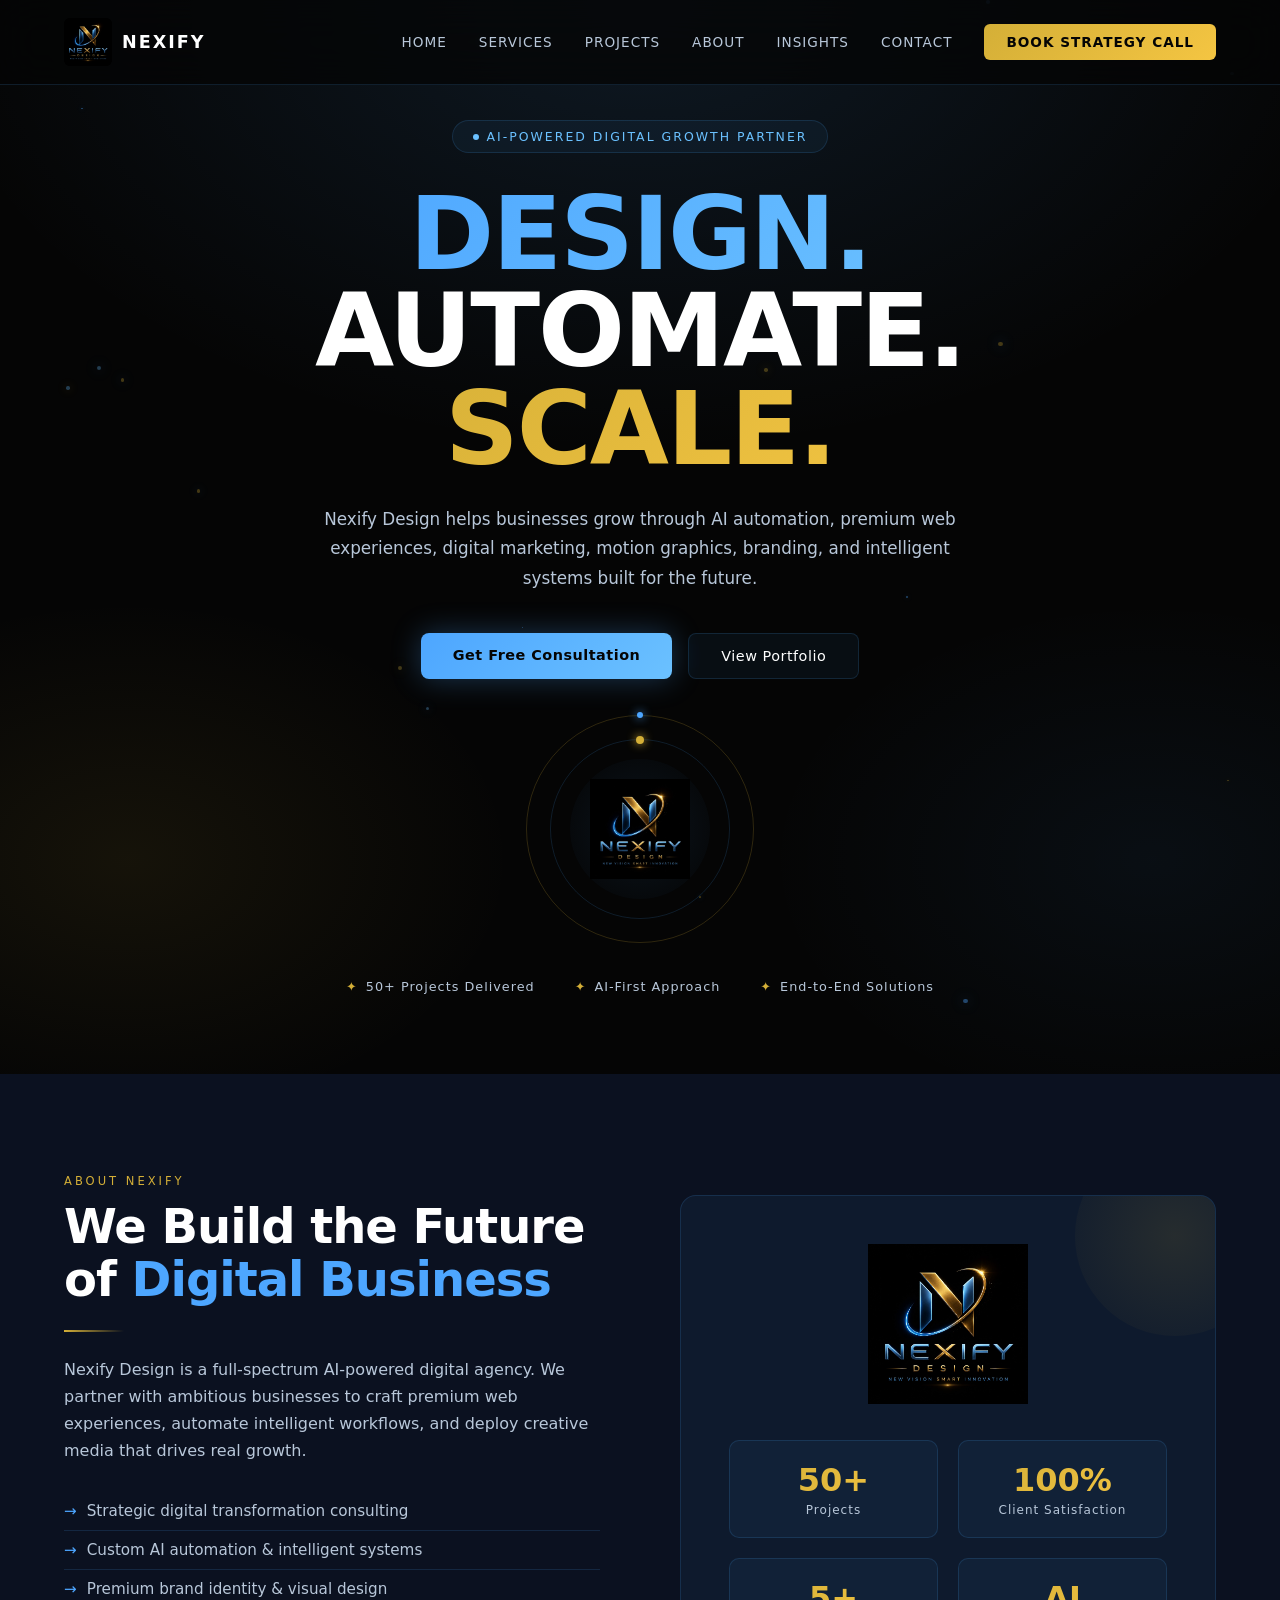
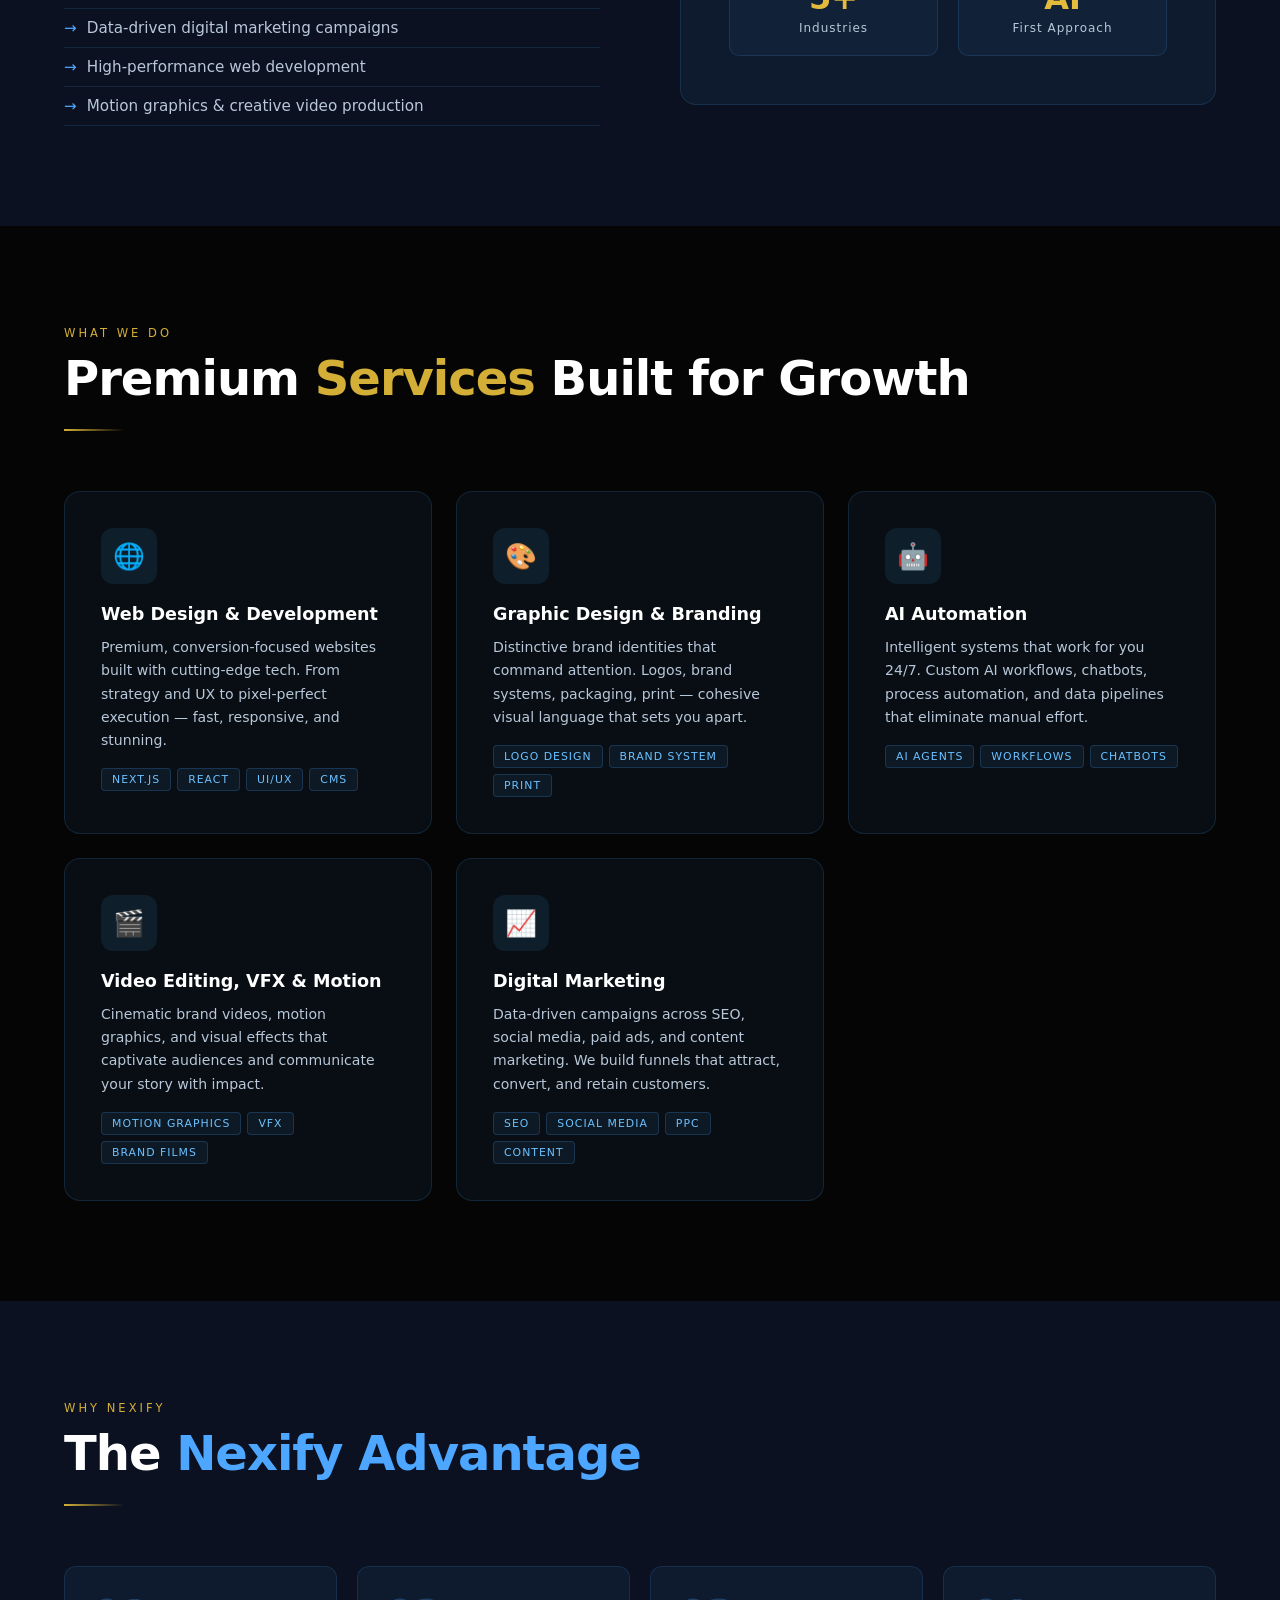
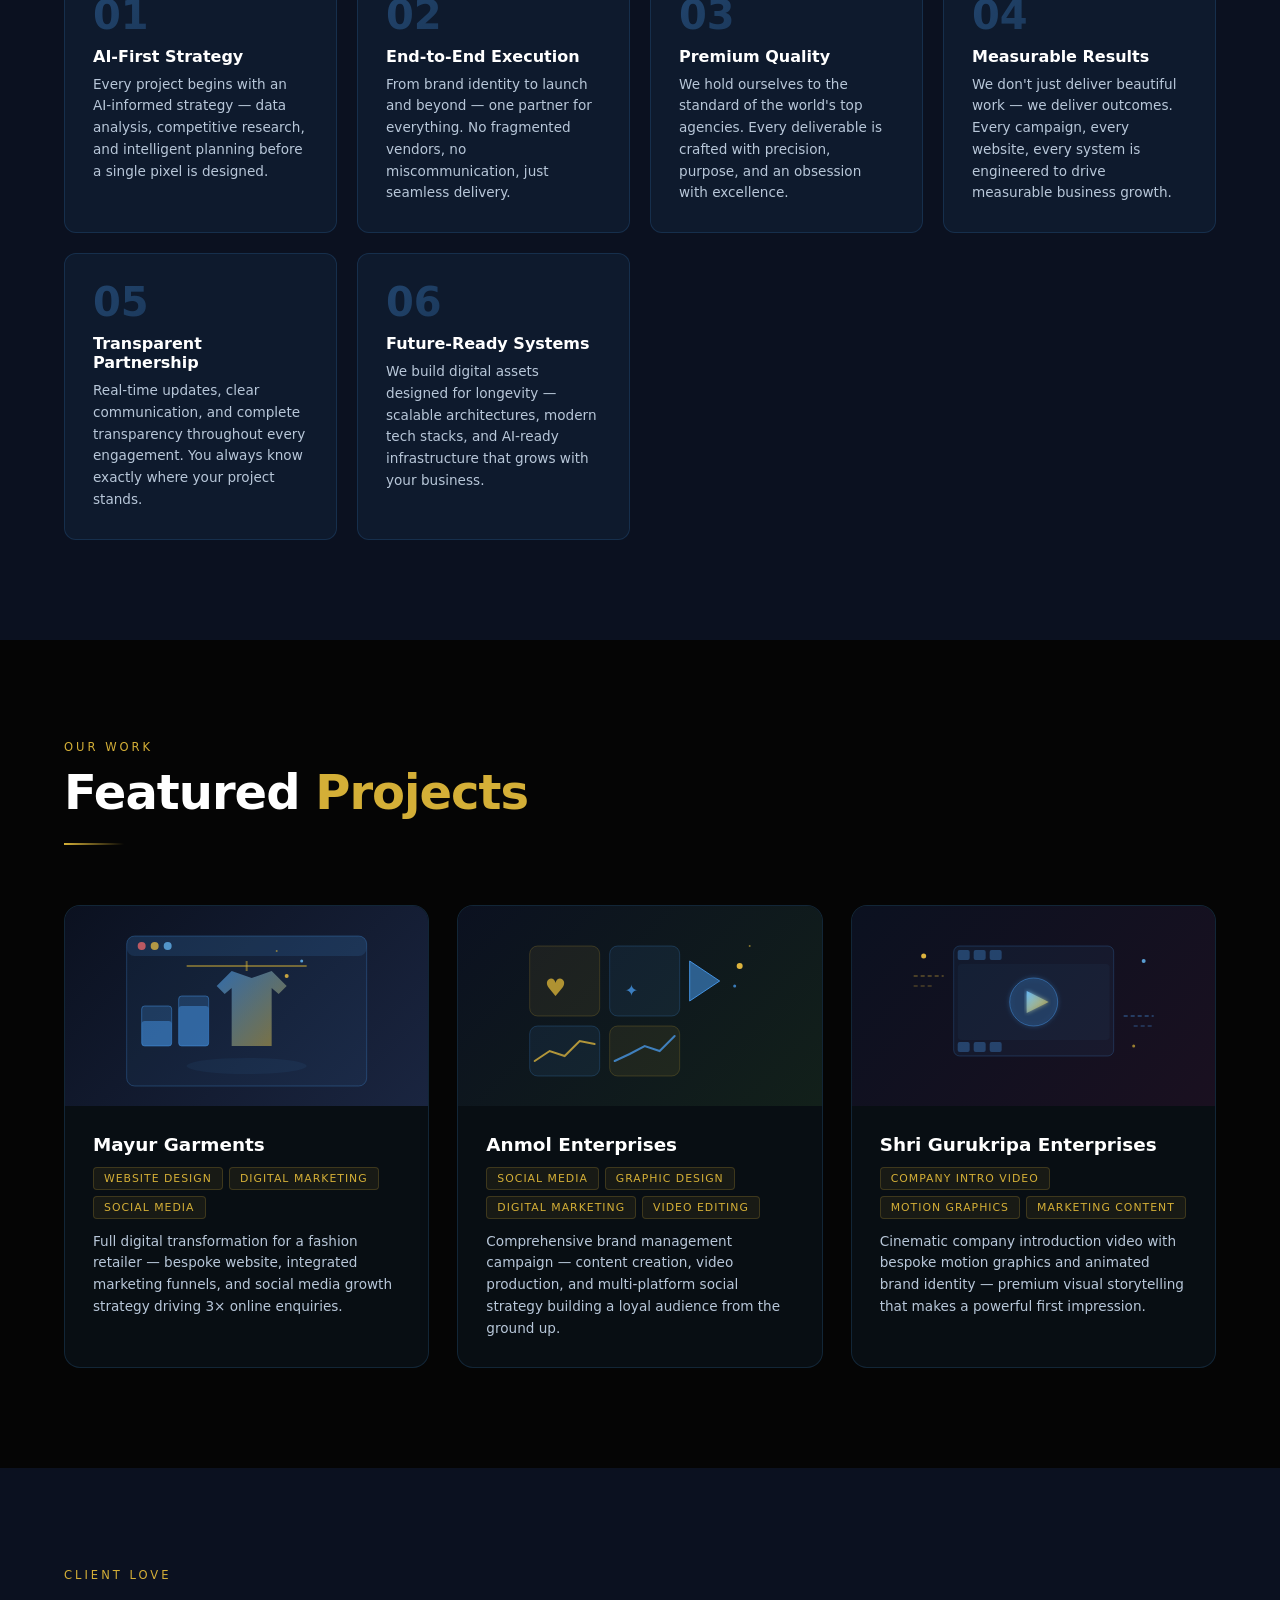
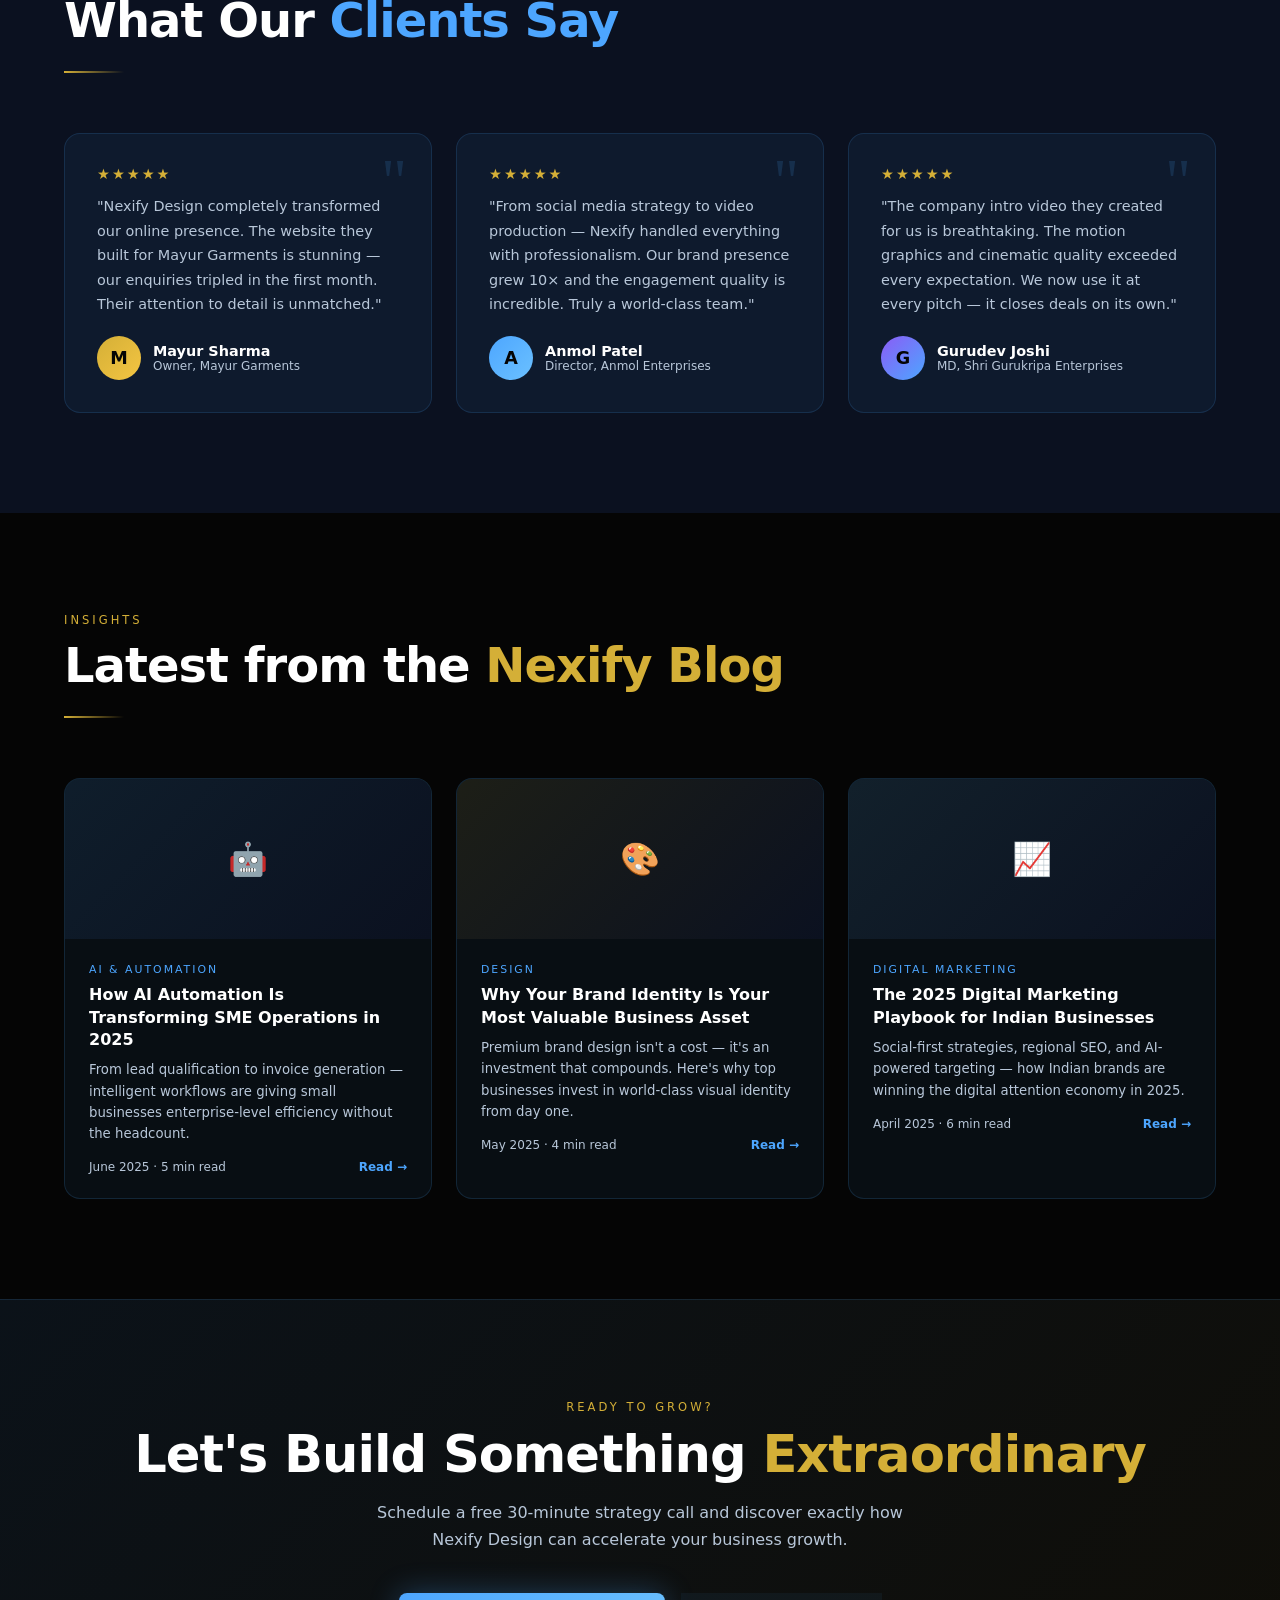
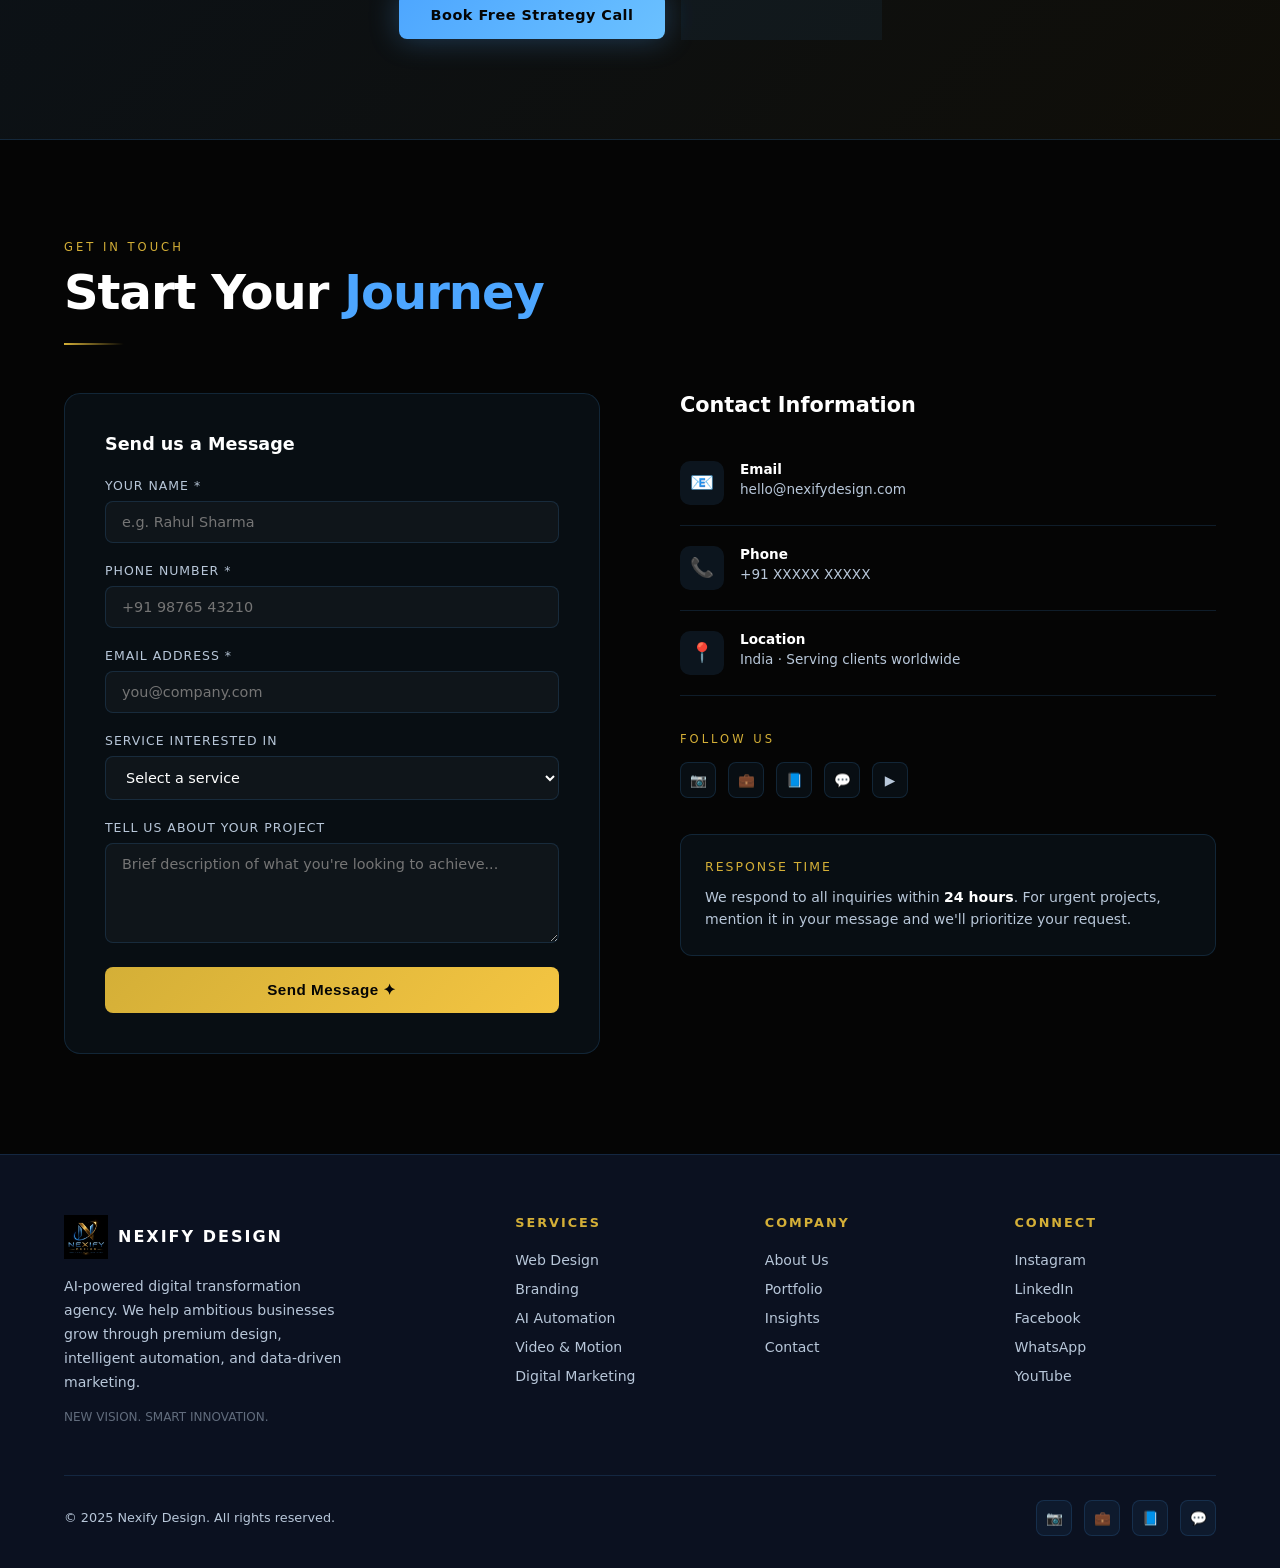
<file: index.html.html>
<!DOCTYPE html>
<html lang="en">
<head>
<meta charset="UTF-8">
<meta name="viewport" content="width=device-width, initial-scale=1.0">
<title>Nexify Design | New Vision. Smart Innovation.</title>
<meta name="description" content="Nexify Design — AI-powered digital transformation agency helping businesses grow through web design, branding, automation, marketing, creative media, and intelligent systems.">
<meta property="og:title" content="Nexify Design | New Vision. Smart Innovation.">
<meta property="og:description" content="AI-powered digital transformation for ambitious businesses.">
<meta property="og:type" content="website">
<meta name="theme-color" content="#050505">
<style>
  :root {
    --bg-primary: #050505;
    --bg-secondary: #0B1120;
    --blue: #4DA6FF;
    --blue-light: #6BC1FF;
    --gold: #D4AF37;
    --gold-bright: #F4C542;
    --white: #FFFFFF;
    --text-secondary: #B8C7D9;
    --glass: rgba(77,166,255,0.06);
    --glass-border: rgba(77,166,255,0.15);
  }
  *{margin:0;padding:0;box-sizing:border-box;}
  html{scroll-behavior:smooth;}
  body{
    background:var(--bg-primary);
    color:var(--white);
    font-family:'Segoe UI',system-ui,-apple-system,sans-serif;
    overflow-x:hidden;
  }

  /* ── SCROLLBAR ── */
  ::-webkit-scrollbar{width:4px;}
  ::-webkit-scrollbar-track{background:var(--bg-primary);}
  ::-webkit-scrollbar-thumb{background:var(--blue);border-radius:2px;}

  /* ── NAVBAR ── */
  nav{
    position:fixed;top:0;left:0;right:0;z-index:1000;
    padding:18px 5%;
    display:flex;align-items:center;justify-content:space-between;
    background:rgba(5,5,5,0.75);
    backdrop-filter:blur(20px);
    border-bottom:1px solid var(--glass-border);
    transition:all .3s;
  }
  .nav-logo{
    display:flex;align-items:center;gap:10px;
    text-decoration:none;
  }
  .nav-logo img{height:48px;width:48px;object-fit:contain;border-radius:6px;}
  .nav-logo span{font-size:1.1rem;font-weight:700;letter-spacing:2px;color:var(--white);}
  .nav-links{display:flex;gap:32px;align-items:center;}
  .nav-links a{
    color:var(--text-secondary);text-decoration:none;
    font-size:.85rem;letter-spacing:1px;text-transform:uppercase;
    transition:color .2s;
  }
  .nav-links a:hover{color:var(--blue-light);}
  .nav-cta{
    background:linear-gradient(135deg,var(--gold),var(--gold-bright));
    color:#050505!important;font-weight:700!important;
    padding:10px 22px;border-radius:6px;
    transition:opacity .2s, transform .2s!important;
  }
  .nav-cta:hover{opacity:.9;transform:translateY(-1px)!important;}
  .hamburger{display:none;flex-direction:column;gap:5px;cursor:pointer;background:none;border:none;}
  .hamburger span{display:block;width:24px;height:2px;background:var(--white);border-radius:2px;transition:.3s;}

  /* ── HERO ── */
  .hero{
    min-height:100vh;
    display:flex;flex-direction:column;
    align-items:center;justify-content:center;
    text-align:center;
    padding:120px 5% 80px;
    position:relative;overflow:hidden;
  }
  .hero-bg{
    position:absolute;inset:0;z-index:0;
    background:
      radial-gradient(ellipse 80% 60% at 50% 0%,rgba(77,166,255,.12) 0%,transparent 70%),
      radial-gradient(ellipse 50% 40% at 10% 80%,rgba(212,175,55,.08) 0%,transparent 60%),
      radial-gradient(ellipse 50% 40% at 90% 80%,rgba(77,166,255,.06) 0%,transparent 60%);
  }
  .particles{position:absolute;inset:0;z-index:0;}
  .particle{
    position:absolute;border-radius:50%;
    animation:float 8s infinite ease-in-out;
  }
  @keyframes float{
    0%,100%{transform:translateY(0) scale(1);opacity:.6;}
    50%{transform:translateY(-30px) scale(1.1);opacity:1;}
  }
  .hero-badge{
    display:inline-flex;align-items:center;gap:8px;
    background:var(--glass);border:1px solid var(--glass-border);
    padding:8px 20px;border-radius:50px;margin-bottom:32px;
    font-size:.78rem;letter-spacing:2px;text-transform:uppercase;
    color:var(--blue-light);position:relative;z-index:1;
    animation:fadeUp .8s ease both;
  }
  .badge-dot{width:6px;height:6px;border-radius:50%;background:var(--blue-light);animation:pulse 2s infinite;}
  @keyframes pulse{0%,100%{opacity:1;}50%{opacity:.3;}}
  @keyframes fadeUp{from{opacity:0;transform:translateY(20px);}to{opacity:1;transform:translateY(0);}}
  .hero-headline{
    font-size:clamp(3rem,8vw,7rem);
    font-weight:900;line-height:.95;letter-spacing:-2px;
    position:relative;z-index:1;
    animation:fadeUp .8s .1s ease both;
  }
  .hero-headline .line-blue{
    background:linear-gradient(135deg,var(--blue),var(--blue-light));
    -webkit-background-clip:text;-webkit-text-fill-color:transparent;
    background-clip:text;
  }
  .hero-headline .line-gold{
    background:linear-gradient(135deg,var(--gold),var(--gold-bright));
    -webkit-background-clip:text;-webkit-text-fill-color:transparent;
    background-clip:text;
  }
  .hero-sub{
    max-width:640px;margin:28px auto 0;
    font-size:1.05rem;line-height:1.75;color:var(--text-secondary);
    position:relative;z-index:1;
    animation:fadeUp .8s .2s ease both;
  }
  .hero-btns{
    display:flex;gap:16px;justify-content:center;flex-wrap:wrap;
    margin-top:40px;position:relative;z-index:1;
    animation:fadeUp .8s .3s ease both;
  }
  .btn-primary{
    background:linear-gradient(135deg,var(--blue),var(--blue-light));
    color:#050505;font-weight:700;font-size:.9rem;letter-spacing:.5px;
    padding:14px 32px;border-radius:8px;text-decoration:none;
    transition:transform .2s,box-shadow .2s;display:inline-block;
    box-shadow:0 0 30px rgba(77,166,255,.3);
  }
  .btn-primary:hover{transform:translateY(-2px);box-shadow:0 0 50px rgba(77,166,255,.5);}
  .btn-outline{
    border:1px solid var(--glass-border);color:var(--white);
    font-size:.9rem;letter-spacing:.5px;
    padding:14px 32px;border-radius:8px;text-decoration:none;
    transition:border-color .2s,background .2s;display:inline-block;
    background:var(--glass);backdrop-filter:blur(10px);
  }
  .btn-outline:hover{border-color:var(--blue);background:rgba(77,166,255,.1);}
  .hero-logo-orbit{
    position:relative;z-index:1;margin-top:60px;
    width:180px;height:180px;margin-left:auto;margin-right:auto;
    animation:fadeUp .8s .4s ease both;
  }
  .orbit-ring{
    position:absolute;inset:0;border-radius:50%;
    border:1px solid var(--glass-border);
    animation:spin 12s linear infinite;
  }
  .orbit-ring::before{
    content:'';position:absolute;top:-4px;left:50%;
    width:8px;height:8px;background:var(--gold);
    border-radius:50%;transform:translateX(-50%);
    box-shadow:0 0 10px var(--gold);
  }
  .orbit-ring-2{
    position:absolute;inset:-24px;border-radius:50%;
    border:1px solid rgba(212,175,55,.2);
    animation:spin 20s linear infinite reverse;
  }
  .orbit-ring-2::before{
    content:'';position:absolute;top:-4px;left:50%;
    width:6px;height:6px;background:var(--blue);
    border-radius:50%;transform:translateX(-50%);
    box-shadow:0 0 10px var(--blue);
  }
  @keyframes spin{from{transform:rotate(0deg);}to{transform:rotate(360deg);}}
  .orbit-logo{
    position:absolute;inset:20px;
    background:radial-gradient(circle,rgba(77,166,255,.1),transparent);
    border-radius:50%;display:flex;align-items:center;justify-content:center;
  }
  .orbit-logo img{width:100px;height:100px;object-fit:contain;}
  .hero-trust{
    display:flex;gap:40px;justify-content:center;flex-wrap:wrap;
    margin-top:60px;position:relative;z-index:1;
    animation:fadeUp .8s .5s ease both;
  }
  .trust-item{
    display:flex;align-items:center;gap:8px;
    color:var(--text-secondary);font-size:.8rem;letter-spacing:1px;
  }
  .trust-icon{color:var(--gold);}

  /* ── SECTIONS COMMON ── */
  section{padding:100px 5%;}
  .section-label{
    font-size:.72rem;letter-spacing:3px;text-transform:uppercase;
    color:var(--gold);margin-bottom:12px;
  }
  .section-title{
    font-size:clamp(1.8rem,4vw,3rem);
    font-weight:800;line-height:1.1;letter-spacing:-1px;
  }
  .section-subtitle{
    color:var(--text-secondary);font-size:1rem;
    line-height:1.7;margin-top:16px;max-width:560px;
  }
  .divider{
    width:60px;height:2px;margin:24px 0;
    background:linear-gradient(90deg,var(--gold),transparent);
  }

  /* ── ABOUT ── */
  .about{background:var(--bg-secondary);}
  .about-inner{
    display:grid;grid-template-columns:1fr 1fr;gap:80px;align-items:center;
  }
  .about-visual{
    position:relative;
    background:var(--glass);border:1px solid var(--glass-border);
    border-radius:16px;padding:48px;text-align:center;
    overflow:hidden;
  }
  .about-visual::before{
    content:'';position:absolute;
    top:-60px;right:-60px;
    width:200px;height:200px;border-radius:50%;
    background:radial-gradient(circle,rgba(212,175,55,.12),transparent);
  }
  .about-logo{width:160px;height:160px;object-fit:contain;position:relative;z-index:1;}
  .about-stats{
    display:grid;grid-template-columns:1fr 1fr;gap:20px;margin-top:32px;
  }
  .stat-box{
    background:rgba(77,166,255,.05);border:1px solid var(--glass-border);
    border-radius:10px;padding:20px;text-align:center;
  }
  .stat-number{
    font-size:2rem;font-weight:900;
    background:linear-gradient(135deg,var(--gold),var(--gold-bright));
    -webkit-background-clip:text;-webkit-text-fill-color:transparent;background-clip:text;
  }
  .stat-label{font-size:.75rem;color:var(--text-secondary);letter-spacing:1px;margin-top:4px;}
  .about-list{margin-top:24px;list-style:none;}
  .about-list li{
    padding:10px 0;border-bottom:1px solid var(--glass-border);
    color:var(--text-secondary);font-size:.95rem;
    display:flex;align-items:center;gap:10px;
  }
  .about-list li::before{content:'→';color:var(--blue);}

  /* ── SERVICES ── */
  .services-grid{
    display:grid;grid-template-columns:repeat(auto-fit,minmax(280px,1fr));
    gap:24px;margin-top:60px;
  }
  .service-card{
    background:var(--glass);border:1px solid var(--glass-border);
    border-radius:16px;padding:36px;
    transition:transform .3s,box-shadow .3s,border-color .3s;
    position:relative;overflow:hidden;cursor:default;
  }
  .service-card::before{
    content:'';position:absolute;
    top:0;left:0;right:0;height:2px;
    background:linear-gradient(90deg,var(--blue),var(--gold));
    opacity:0;transition:opacity .3s;
  }
  .service-card:hover{
    transform:translateY(-6px);
    box-shadow:0 20px 60px rgba(77,166,255,.15);
    border-color:rgba(77,166,255,.3);
  }
  .service-card:hover::before{opacity:1;}
  .service-icon{
    width:56px;height:56px;border-radius:12px;
    display:flex;align-items:center;justify-content:center;
    font-size:1.6rem;margin-bottom:20px;
    background:rgba(77,166,255,.1);
  }
  .service-title{font-size:1.1rem;font-weight:700;margin-bottom:12px;}
  .service-desc{font-size:.88rem;color:var(--text-secondary);line-height:1.65;}
  .service-tags{display:flex;flex-wrap:wrap;gap:6px;margin-top:16px;}
  .tag{
    font-size:.68rem;letter-spacing:1px;text-transform:uppercase;
    padding:4px 10px;border-radius:4px;
    background:rgba(77,166,255,.08);border:1px solid rgba(77,166,255,.2);
    color:var(--blue-light);
  }

  /* ── WHY CHOOSE ── */
  .why{background:var(--bg-secondary);}
  .why-grid{
    display:grid;grid-template-columns:repeat(auto-fit,minmax(260px,1fr));
    gap:20px;margin-top:60px;
  }
  .why-card{
    background:var(--glass);border:1px solid var(--glass-border);
    border-radius:12px;padding:28px;
    transition:border-color .3s,background .3s;
  }
  .why-card:hover{
    border-color:rgba(212,175,55,.3);
    background:rgba(212,175,55,.04);
  }
  .why-num{
    font-size:2.5rem;font-weight:900;line-height:1;
    background:linear-gradient(135deg,rgba(77,166,255,.3),rgba(77,166,255,.1));
    -webkit-background-clip:text;-webkit-text-fill-color:transparent;background-clip:text;
  }
  .why-title{font-size:1rem;font-weight:700;margin:12px 0 8px;}
  .why-desc{font-size:.85rem;color:var(--text-secondary);line-height:1.6;}

  /* ── PORTFOLIO ── */
  .portfolio-grid{
    display:grid;grid-template-columns:repeat(auto-fit,minmax(320px,1fr));
    gap:28px;margin-top:60px;
  }
  .project-card{
    background:var(--glass);border:1px solid var(--glass-border);
    border-radius:16px;overflow:hidden;
    transition:transform .3s,box-shadow .3s;
  }
  .project-card:hover{
    transform:translateY(-4px);
    box-shadow:0 16px 50px rgba(0,0,0,.4);
  }
  .project-visual{
    height:200px;position:relative;overflow:hidden;
    display:flex;align-items:center;justify-content:center;
  }
  .project-info{padding:28px;}
  .project-name{font-size:1.15rem;font-weight:700;}
  .project-services{
    display:flex;flex-wrap:wrap;gap:6px;margin-top:12px;
  }
  .project-services .tag{background:rgba(212,175,55,.08);border-color:rgba(212,175,55,.2);color:var(--gold);}
  .project-desc{font-size:.85rem;color:var(--text-secondary);margin-top:12px;line-height:1.6;}

  /* ── TESTIMONIALS ── */
  .testimonials{background:var(--bg-secondary);}
  .testi-grid{
    display:grid;grid-template-columns:repeat(auto-fit,minmax(280px,1fr));
    gap:24px;margin-top:60px;
  }
  .testi-card{
    background:var(--glass);border:1px solid var(--glass-border);
    border-radius:16px;padding:32px;
    position:relative;
  }
  .testi-card::before{
    content:'"';position:absolute;top:16px;right:24px;
    font-size:4rem;color:rgba(77,166,255,.15);font-family:Georgia,serif;
    line-height:1;
  }
  .testi-text{font-size:.9rem;color:var(--text-secondary);line-height:1.7;margin-bottom:20px;}
  .testi-author{display:flex;align-items:center;gap:12px;}
  .testi-avatar{
    width:44px;height:44px;border-radius:50%;
    display:flex;align-items:center;justify-content:center;
    font-weight:800;font-size:1.1rem;color:#050505;
    flex-shrink:0;
  }
  .testi-name{font-size:.9rem;font-weight:700;}
  .testi-role{font-size:.75rem;color:var(--text-secondary);}
  .stars{color:var(--gold);font-size:.9rem;margin-bottom:12px;letter-spacing:2px;}

  /* ── BLOG ── */
  .blog-grid{
    display:grid;grid-template-columns:repeat(auto-fit,minmax(300px,1fr));
    gap:24px;margin-top:60px;
  }
  .blog-card{
    background:var(--glass);border:1px solid var(--glass-border);
    border-radius:16px;overflow:hidden;
    transition:transform .3s;
  }
  .blog-card:hover{transform:translateY(-4px);}
  .blog-img{
    height:160px;
    display:flex;align-items:center;justify-content:center;
    font-size:2rem;
  }
  .blog-body{padding:24px;}
  .blog-cat{
    font-size:.68rem;letter-spacing:2px;text-transform:uppercase;
    color:var(--blue);margin-bottom:8px;
  }
  .blog-title{font-size:1rem;font-weight:700;line-height:1.4;margin-bottom:8px;}
  .blog-excerpt{font-size:.83rem;color:var(--text-secondary);line-height:1.6;}
  .blog-meta{
    display:flex;justify-content:space-between;align-items:center;
    margin-top:16px;font-size:.75rem;color:var(--text-secondary);
  }
  .blog-read{color:var(--blue);text-decoration:none;font-weight:600;}

  /* ── CTA BANNER ── */
  .cta-section{
    background:linear-gradient(135deg,rgba(77,166,255,.08),rgba(212,175,55,.05));
    border-top:1px solid var(--glass-border);
    border-bottom:1px solid var(--glass-border);
    text-align:center;padding:100px 5%;
  }
  .cta-section .section-title{font-size:clamp(2rem,4vw,3.5rem);}
  .cta-section p{color:var(--text-secondary);max-width:560px;margin:16px auto 40px;font-size:1rem;line-height:1.7;}

  /* ── CONTACT ── */
  .contact-inner{
    display:grid;grid-template-columns:1fr 1fr;gap:80px;align-items:start;
  }
  .contact-form{
    background:var(--glass);border:1px solid var(--glass-border);
    border-radius:16px;padding:40px;
  }
  .form-group{margin-bottom:20px;}
  .form-group label{
    display:block;font-size:.78rem;letter-spacing:1px;text-transform:uppercase;
    color:var(--text-secondary);margin-bottom:8px;
  }
  .form-group input,.form-group textarea,.form-group select{
    width:100%;background:rgba(255,255,255,.03);
    border:1px solid var(--glass-border);border-radius:8px;
    padding:12px 16px;color:var(--white);font-size:.9rem;
    transition:border-color .2s;outline:none;
    font-family:inherit;
  }
  .form-group input:focus,.form-group textarea:focus,.form-group select:focus{
    border-color:var(--blue);
  }
  .form-group textarea{height:100px;resize:vertical;}
  .form-group select option{background:#0B1120;}
  .btn-submit{
    width:100%;background:linear-gradient(135deg,var(--gold),var(--gold-bright));
    color:#050505;font-weight:700;font-size:.95rem;letter-spacing:.5px;
    padding:14px;border-radius:8px;border:none;cursor:pointer;
    transition:opacity .2s,transform .2s;
  }
  .btn-submit:hover{opacity:.9;transform:translateY(-1px);}
  .contact-info h3{font-size:1.3rem;font-weight:700;margin-bottom:24px;}
  .contact-detail{
    display:flex;align-items:flex-start;gap:16px;
    padding:20px 0;border-bottom:1px solid var(--glass-border);
  }
  .contact-icon{
    width:44px;height:44px;border-radius:10px;
    background:rgba(77,166,255,.1);
    display:flex;align-items:center;justify-content:center;
    font-size:1.2rem;flex-shrink:0;
  }
  .contact-detail h4{font-size:.85rem;font-weight:600;margin-bottom:4px;}
  .contact-detail p{font-size:.85rem;color:var(--text-secondary);}
  .toast{
    display:none;position:fixed;bottom:32px;right:32px;z-index:9999;
    background:linear-gradient(135deg,rgba(77,166,255,.9),rgba(107,193,255,.9));
    color:#050505;font-weight:700;padding:16px 28px;border-radius:10px;
    box-shadow:0 8px 32px rgba(77,166,255,.3);
    animation:slideUp .3s ease;
  }
  @keyframes slideUp{from{transform:translateY(20px);opacity:0;}to{transform:translateY(0);opacity:1;}}

  /* ── FOOTER ── */
  footer{
    background:var(--bg-secondary);
    border-top:1px solid var(--glass-border);
    padding:60px 5% 32px;
  }
  .footer-inner{
    display:grid;grid-template-columns:2fr 1fr 1fr 1fr;gap:48px;
    margin-bottom:48px;
  }
  .footer-brand p{
    color:var(--text-secondary);font-size:.88rem;
    line-height:1.7;margin-top:16px;max-width:280px;
  }
  .footer-logo{display:flex;align-items:center;gap:10px;}
  .footer-logo img{height:44px;object-fit:contain;}
  .footer-logo span{font-size:1rem;font-weight:700;letter-spacing:2px;}
  .footer-col h4{
    font-size:.8rem;letter-spacing:2px;text-transform:uppercase;
    color:var(--gold);margin-bottom:20px;
  }
  .footer-col ul{list-style:none;}
  .footer-col ul li{margin-bottom:10px;}
  .footer-col ul li a{
    color:var(--text-secondary);text-decoration:none;
    font-size:.88rem;transition:color .2s;
  }
  .footer-col ul li a:hover{color:var(--blue-light);}
  .footer-bottom{
    border-top:1px solid var(--glass-border);
    padding-top:24px;
    display:flex;justify-content:space-between;align-items:center;flex-wrap:wrap;gap:12px;
  }
  .footer-bottom p{color:var(--text-secondary);font-size:.8rem;}
  .social-links{display:flex;gap:12px;}
  .social-link{
    width:36px;height:36px;border-radius:8px;
    background:var(--glass);border:1px solid var(--glass-border);
    display:flex;align-items:center;justify-content:center;
    text-decoration:none;color:var(--text-secondary);
    transition:border-color .2s,color .2s;font-size:.85rem;
  }
  .social-link:hover{border-color:var(--blue);color:var(--blue);}

  /* ── SVG ILLUSTRATIONS ── */
  .svg-garments{
    width:100%;height:100%;
  }
  /* ── MOBILE NAV ── */
  .mobile-nav{
    display:none;position:fixed;
    top:80px;left:0;right:0;
    background:rgba(5,5,5,.98);
    backdrop-filter:blur(20px);
    border-bottom:1px solid var(--glass-border);
    padding:20px 5%;z-index:999;
    flex-direction:column;gap:16px;
  }
  .mobile-nav a{
    color:var(--text-secondary);text-decoration:none;
    font-size:.9rem;letter-spacing:1px;padding:10px 0;
    border-bottom:1px solid var(--glass-border);
  }
  .mobile-nav.open{display:flex;}

  /* ── RESPONSIVE ── */
  @media(max-width:900px){
    .about-inner{grid-template-columns:1fr;}
    .contact-inner{grid-template-columns:1fr;}
    .footer-inner{grid-template-columns:1fr 1fr;}
    .nav-links{display:none;}
    .hamburger{display:flex;}
  }
  @media(max-width:600px){
    .footer-inner{grid-template-columns:1fr;}
    .hero-headline{font-size:clamp(2.4rem,10vw,4rem);}
    .hero-btns{flex-direction:column;align-items:center;}
  }

  /* ── SCROLL REVEAL ── */
  .reveal{opacity:0;transform:translateY(30px);transition:.6s ease;}
  .reveal.visible{opacity:1;transform:translateY(0);}
</style>
</head>
<body>

<!-- NAVBAR -->
<nav id="navbar">
  <a class="nav-logo" href="#">
    <img id="nav-logo-img" alt="Nexify Design">
    <span>NEXIFY</span>
  </a>
  <div class="nav-links">
    <a href="#home">Home</a>
    <a href="#services">Services</a>
    <a href="#portfolio">Projects</a>
    <a href="#about">About</a>
    <a href="#blog">Insights</a>
    <a href="#contact">Contact</a>
    <a href="#contact" class="nav-cta">Book Strategy Call</a>
  </div>
  <button class="hamburger" onclick="toggleMenu()" aria-label="Menu">
    <span></span><span></span><span></span>
  </button>
</nav>

<!-- MOBILE NAV -->
<div class="mobile-nav" id="mobileNav">
  <a href="#home" onclick="toggleMenu()">Home</a>
  <a href="#services" onclick="toggleMenu()">Services</a>
  <a href="#portfolio" onclick="toggleMenu()">Projects</a>
  <a href="#about" onclick="toggleMenu()">About</a>
  <a href="#blog" onclick="toggleMenu()">Insights</a>
  <a href="#contact" onclick="toggleMenu()">Contact</a>
  <a href="#contact" onclick="toggleMenu()" style="color:var(--gold);font-weight:700;">Book Strategy Call</a>
</div>

<!-- HERO -->
<section class="hero" id="home">
  <div class="hero-bg"></div>
  <div class="particles" id="particles"></div>

  <div class="hero-badge">
    <span class="badge-dot"></span>
    AI-Powered Digital Growth Partner
  </div>

  <h1 class="hero-headline">
    <div class="line-blue">DESIGN.</div>
    <div>AUTOMATE.</div>
    <div class="line-gold">SCALE.</div>
  </h1>

  <p class="hero-sub">
    Nexify Design helps businesses grow through AI automation, premium web experiences, digital marketing, motion graphics, branding, and intelligent systems built for the future.
  </p>

  <div class="hero-btns">
    <a href="#contact" class="btn-primary">Get Free Consultation</a>
    <a href="#portfolio" class="btn-outline">View Portfolio</a>
  </div>

  <div class="hero-logo-orbit">
    <div class="orbit-ring"></div>
    <div class="orbit-ring-2"></div>
    <div class="orbit-logo">
      <img id="hero-logo-img" alt="Nexify Design">
    </div>
  </div>

  <div class="hero-trust">
    <div class="trust-item"><span class="trust-icon">✦</span> 50+ Projects Delivered</div>
    <div class="trust-item"><span class="trust-icon">✦</span> AI-First Approach</div>
    <div class="trust-item"><span class="trust-icon">✦</span> End-to-End Solutions</div>
  </div>
</section>

<!-- ABOUT -->
<section class="about reveal" id="about">
  <div class="about-inner">
    <div>
      <div class="section-label">About Nexify</div>
      <h2 class="section-title">We Build the Future of <span style="color:var(--blue)">Digital Business</span></h2>
      <div class="divider"></div>
      <p class="section-subtitle">
        Nexify Design is a full-spectrum AI-powered digital agency. We partner with ambitious businesses to craft premium web experiences, automate intelligent workflows, and deploy creative media that drives real growth.
      </p>
      <ul class="about-list" style="margin-top:28px;">
        <li>Strategic digital transformation consulting</li>
        <li>Custom AI automation & intelligent systems</li>
        <li>Premium brand identity & visual design</li>
        <li>Data-driven digital marketing campaigns</li>
        <li>High-performance web development</li>
        <li>Motion graphics & creative video production</li>
      </ul>
    </div>
    <div class="about-visual">
      <img class="about-logo" id="about-logo-img" alt="Nexify Design">
      <div class="about-stats">
        <div class="stat-box">
          <div class="stat-number">50+</div>
          <div class="stat-label">Projects</div>
        </div>
        <div class="stat-box">
          <div class="stat-number">100%</div>
          <div class="stat-label">Client Satisfaction</div>
        </div>
        <div class="stat-box">
          <div class="stat-number">5+</div>
          <div class="stat-label">Industries</div>
        </div>
        <div class="stat-box">
          <div class="stat-number">AI</div>
          <div class="stat-label">First Approach</div>
        </div>
      </div>
    </div>
  </div>
</section>

<!-- SERVICES -->
<section id="services" class="reveal">
  <div class="section-label">What We Do</div>
  <h2 class="section-title">Premium <span style="color:var(--gold)">Services</span> Built for Growth</h2>
  <div class="divider"></div>
  <div class="services-grid">

    <div class="service-card">
      <div class="service-icon">🌐</div>
      <div class="service-title">Web Design & Development</div>
      <p class="service-desc">Premium, conversion-focused websites built with cutting-edge tech. From strategy and UX to pixel-perfect execution — fast, responsive, and stunning.</p>
      <div class="service-tags">
        <span class="tag">Next.js</span>
        <span class="tag">React</span>
        <span class="tag">UI/UX</span>
        <span class="tag">CMS</span>
      </div>
    </div>

    <div class="service-card">
      <div class="service-icon">🎨</div>
      <div class="service-title">Graphic Design & Branding</div>
      <p class="service-desc">Distinctive brand identities that command attention. Logos, brand systems, packaging, print — cohesive visual language that sets you apart.</p>
      <div class="service-tags">
        <span class="tag">Logo Design</span>
        <span class="tag">Brand System</span>
        <span class="tag">Print</span>
      </div>
    </div>

    <div class="service-card">
      <div class="service-icon">🤖</div>
      <div class="service-title">AI Automation</div>
      <p class="service-desc">Intelligent systems that work for you 24/7. Custom AI workflows, chatbots, process automation, and data pipelines that eliminate manual effort.</p>
      <div class="service-tags">
        <span class="tag">AI Agents</span>
        <span class="tag">Workflows</span>
        <span class="tag">Chatbots</span>
      </div>
    </div>

    <div class="service-card">
      <div class="service-icon">🎬</div>
      <div class="service-title">Video Editing, VFX & Motion</div>
      <p class="service-desc">Cinematic brand videos, motion graphics, and visual effects that captivate audiences and communicate your story with impact.</p>
      <div class="service-tags">
        <span class="tag">Motion Graphics</span>
        <span class="tag">VFX</span>
        <span class="tag">Brand Films</span>
      </div>
    </div>

    <div class="service-card">
      <div class="service-icon">📈</div>
      <div class="service-title">Digital Marketing</div>
      <p class="service-desc">Data-driven campaigns across SEO, social media, paid ads, and content marketing. We build funnels that attract, convert, and retain customers.</p>
      <div class="service-tags">
        <span class="tag">SEO</span>
        <span class="tag">Social Media</span>
        <span class="tag">PPC</span>
        <span class="tag">Content</span>
      </div>
    </div>

  </div>
</section>

<!-- WHY CHOOSE -->
<section class="why reveal">
  <div class="section-label">Why Nexify</div>
  <h2 class="section-title">The <span style="color:var(--blue)">Nexify Advantage</span></h2>
  <div class="divider"></div>
  <div class="why-grid">
    <div class="why-card">
      <div class="why-num">01</div>
      <div class="why-title">AI-First Strategy</div>
      <p class="why-desc">Every project begins with an AI-informed strategy — data analysis, competitive research, and intelligent planning before a single pixel is designed.</p>
    </div>
    <div class="why-card">
      <div class="why-num">02</div>
      <div class="why-title">End-to-End Execution</div>
      <p class="why-desc">From brand identity to launch and beyond — one partner for everything. No fragmented vendors, no miscommunication, just seamless delivery.</p>
    </div>
    <div class="why-card">
      <div class="why-num">03</div>
      <div class="why-title">Premium Quality</div>
      <p class="why-desc">We hold ourselves to the standard of the world's top agencies. Every deliverable is crafted with precision, purpose, and an obsession with excellence.</p>
    </div>
    <div class="why-card">
      <div class="why-num">04</div>
      <div class="why-title">Measurable Results</div>
      <p class="why-desc">We don't just deliver beautiful work — we deliver outcomes. Every campaign, every website, every system is engineered to drive measurable business growth.</p>
    </div>
    <div class="why-card">
      <div class="why-num">05</div>
      <div class="why-title">Transparent Partnership</div>
      <p class="why-desc">Real-time updates, clear communication, and complete transparency throughout every engagement. You always know exactly where your project stands.</p>
    </div>
    <div class="why-card">
      <div class="why-num">06</div>
      <div class="why-title">Future-Ready Systems</div>
      <p class="why-desc">We build digital assets designed for longevity — scalable architectures, modern tech stacks, and AI-ready infrastructure that grows with your business.</p>
    </div>
  </div>
</section>

<!-- PORTFOLIO -->
<section id="portfolio" class="reveal">
  <div class="section-label">Our Work</div>
  <h2 class="section-title">Featured <span style="color:var(--gold)">Projects</span></h2>
  <div class="divider"></div>
  <div class="portfolio-grid">

    <!-- Project 1: Mayur Garments -->
    <div class="project-card">
      <div class="project-visual" style="background:linear-gradient(135deg,#0B1120,#1a2540);">
        <svg viewBox="0 0 320 200" style="width:100%;height:100%;" xmlns="http://www.w3.org/2000/svg">
          <!-- Fashion / Garments illustration -->
          <defs>
            <linearGradient id="g1" x1="0%" y1="0%" x2="100%" y2="100%">
              <stop offset="0%" style="stop-color:#4DA6FF;stop-opacity:.8"/>
              <stop offset="100%" style="stop-color:#D4AF37;stop-opacity:.8"/>
            </linearGradient>
          </defs>
          <!-- Browser mockup -->
          <rect x="40" y="30" width="240" height="150" rx="8" fill="rgba(77,166,255,.06)" stroke="rgba(77,166,255,.25)" stroke-width="1"/>
          <rect x="40" y="30" width="240" height="20" rx="8" fill="rgba(77,166,255,.12)"/>
          <circle cx="55" cy="40" r="4" fill="#FF6B6B" opacity=".7"/>
          <circle cx="68" cy="40" r="4" fill="#F4C542" opacity=".7"/>
          <circle cx="81" cy="40" r="4" fill="#6BC1FF" opacity=".7"/>
          <!-- Garment icon - shirt -->
          <path d="M130 80 L145 65 L165 72 L185 65 L200 80 L192 88 L185 82 L185 140 L145 140 L145 82 L138 88 Z" fill="url(#g1)" opacity=".7"/>
          <!-- Hanging rack -->
          <line x1="100" y1="60" x2="220" y2="60" stroke="rgba(212,175,55,.5)" stroke-width="2"/>
          <line x1="160" y1="55" x2="160" y2="65" stroke="rgba(212,175,55,.5)" stroke-width="2"/>
          <!-- Stats bars -->
          <rect x="55" y="100" width="30" height="40" rx="3" fill="rgba(77,166,255,.2)" stroke="rgba(77,166,255,.4)" stroke-width="1"/>
          <rect x="55" y="115" width="30" height="25" rx="3" fill="rgba(77,166,255,.4)"/>
          <rect x="92" y="90" width="30" height="50" rx="3" fill="rgba(77,166,255,.2)" stroke="rgba(77,166,255,.4)" stroke-width="1"/>
          <rect x="92" y="100" width="30" height="40" rx="3" fill="rgba(77,166,255,.4)"/>
          <!-- Glow -->
          <ellipse cx="160" cy="160" rx="60" ry="8" fill="rgba(77,166,255,.06)"/>
          <!-- Sparkle -->
          <circle cx="200" cy="70" r="2" fill="var(--gold-bright)" opacity=".8"/>
          <circle cx="215" cy="55" r="1.5" fill="var(--blue-light)" opacity=".8"/>
          <circle cx="190" cy="45" r="1" fill="var(--gold)" opacity=".6"/>
        </svg>
      </div>
      <div class="project-info">
        <div class="project-name">Mayur Garments</div>
        <div class="project-services">
          <span class="tag">Website Design</span>
          <span class="tag">Digital Marketing</span>
          <span class="tag">Social Media</span>
        </div>
        <p class="project-desc">Full digital transformation for a fashion retailer — bespoke website, integrated marketing funnels, and social media growth strategy driving 3× online enquiries.</p>
      </div>
    </div>

    <!-- Project 2: Anmol Enterprises -->
    <div class="project-card">
      <div class="project-visual" style="background:linear-gradient(135deg,#0B1120,#12201a);">
        <svg viewBox="0 0 320 200" style="width:100%;height:100%;" xmlns="http://www.w3.org/2000/svg">
          <defs>
            <linearGradient id="g2" x1="0%" y1="0%" x2="100%" y2="100%">
              <stop offset="0%" style="stop-color:#D4AF37;stop-opacity:.9"/>
              <stop offset="100%" style="stop-color:#F4C542;stop-opacity:.6"/>
            </linearGradient>
          </defs>
          <!-- Social media grid -->
          <rect x="50" y="40" width="70" height="70" rx="8" fill="rgba(212,175,55,.08)" stroke="rgba(212,175,55,.2)" stroke-width="1"/>
          <rect x="130" y="40" width="70" height="70" rx="8" fill="rgba(77,166,255,.08)" stroke="rgba(77,166,255,.2)" stroke-width="1"/>
          <rect x="50" y="120" width="70" height="50" rx="8" fill="rgba(77,166,255,.08)" stroke="rgba(77,166,255,.2)" stroke-width="1"/>
          <rect x="130" y="120" width="70" height="50" rx="8" fill="rgba(212,175,55,.08)" stroke="rgba(212,175,55,.2)" stroke-width="1"/>
          <!-- Video play icon -->
          <polygon points="210,55 240,75 210,95" fill="rgba(77,166,255,.5)" stroke="rgba(77,166,255,.8)" stroke-width="1"/>
          <!-- Heart / like icons -->
          <text x="65" y="90" font-size="24" fill="#D4AF37" opacity=".8">♥</text>
          <text x="145" y="90" font-size="16" fill="#4DA6FF" opacity=".7">✦</text>
          <!-- Graph line social -->
          <polyline points="55,155 70,145 85,150 100,135 115,138" fill="none" stroke="url(#g2)" stroke-width="2" stroke-linecap="round"/>
          <polyline points="135,155 150,148 165,140 180,145 195,130" fill="none" stroke="rgba(77,166,255,.7)" stroke-width="2" stroke-linecap="round"/>
          <!-- Sparkles -->
          <circle cx="260" cy="60" r="3" fill="#F4C542" opacity=".9"/>
          <circle cx="255" cy="80" r="1.5" fill="#4DA6FF" opacity=".7"/>
          <circle cx="270" cy="40" r="1" fill="#D4AF37" opacity=".6"/>
        </svg>
      </div>
      <div class="project-info">
        <div class="project-name">Anmol Enterprises</div>
        <div class="project-services">
          <span class="tag">Social Media</span>
          <span class="tag">Graphic Design</span>
          <span class="tag">Digital Marketing</span>
          <span class="tag">Video Editing</span>
        </div>
        <p class="project-desc">Comprehensive brand management campaign — content creation, video production, and multi-platform social strategy building a loyal audience from the ground up.</p>
      </div>
    </div>

    <!-- Project 3: Shri Gurukripa -->
    <div class="project-card">
      <div class="project-visual" style="background:linear-gradient(135deg,#0B1120,#1a1020);">
        <svg viewBox="0 0 320 200" style="width:100%;height:100%;" xmlns="http://www.w3.org/2000/svg">
          <defs>
            <linearGradient id="g3" x1="0%" y1="0%" x2="100%" y2="100%">
              <stop offset="0%" style="stop-color:#6BC1FF;stop-opacity:.9"/>
              <stop offset="100%" style="stop-color:#D4AF37;stop-opacity:.7"/>
            </linearGradient>
            <filter id="glow3">
              <feGaussianBlur stdDeviation="2" result="coloredBlur"/>
              <feMerge><feMergeNode in="coloredBlur"/><feMergeNode in="SourceGraphic"/></feMerge>
            </filter>
          </defs>
          <!-- Film reel / video frame -->
          <rect x="80" y="40" width="160" height="110" rx="6" fill="rgba(77,166,255,.06)" stroke="rgba(77,166,255,.2)" stroke-width="1"/>
          <!-- Film strip holes -->
          <rect x="84" y="44" width="12" height="10" rx="2" fill="rgba(77,166,255,.3)"/>
          <rect x="100" y="44" width="12" height="10" rx="2" fill="rgba(77,166,255,.3)"/>
          <rect x="116" y="44" width="12" height="10" rx="2" fill="rgba(77,166,255,.3)"/>
          <rect x="84" y="136" width="12" height="10" rx="2" fill="rgba(77,166,255,.3)"/>
          <rect x="100" y="136" width="12" height="10" rx="2" fill="rgba(77,166,255,.3)"/>
          <rect x="116" y="136" width="12" height="10" rx="2" fill="rgba(77,166,255,.3)"/>
          <!-- Play area -->
          <rect x="84" y="58" width="152" height="76" rx="4" fill="rgba(77,166,255,.04)"/>
          <!-- Big play button -->
          <circle cx="160" cy="96" r="24" fill="rgba(77,166,255,.12)" stroke="rgba(77,166,255,.4)" stroke-width="1" filter="url(#glow3)"/>
          <polygon points="153,85 175,96 153,107" fill="url(#g3)" filter="url(#glow3)"/>
          <!-- Motion lines -->
          <line x1="40" y1="70" x2="70" y2="70" stroke="rgba(212,175,55,.4)" stroke-width="1.5" stroke-dasharray="4,3"/>
          <line x1="40" y1="80" x2="60" y2="80" stroke="rgba(212,175,55,.3)" stroke-width="1.5" stroke-dasharray="4,3"/>
          <line x1="250" y1="110" x2="280" y2="110" stroke="rgba(77,166,255,.4)" stroke-width="1.5" stroke-dasharray="4,3"/>
          <line x1="260" y1="120" x2="280" y2="120" stroke="rgba(77,166,255,.3)" stroke-width="1.5" stroke-dasharray="4,3"/>
          <!-- Stars sparkle -->
          <circle cx="50" cy="50" r="2.5" fill="#F4C542" opacity=".9"/>
          <circle cx="270" cy="55" r="2" fill="#6BC1FF" opacity=".8"/>
          <circle cx="260" cy="140" r="1.5" fill="#D4AF37" opacity=".7"/>
        </svg>
      </div>
      <div class="project-info">
        <div class="project-name">Shri Gurukripa Enterprises</div>
        <div class="project-services">
          <span class="tag">Company Intro Video</span>
          <span class="tag">Motion Graphics</span>
          <span class="tag">Marketing Content</span>
        </div>
        <p class="project-desc">Cinematic company introduction video with bespoke motion graphics and animated brand identity — premium visual storytelling that makes a powerful first impression.</p>
      </div>
    </div>

  </div>
</section>

<!-- TESTIMONIALS -->
<section class="testimonials reveal">
  <div class="section-label">Client Love</div>
  <h2 class="section-title">What Our <span style="color:var(--blue)">Clients Say</span></h2>
  <div class="divider"></div>
  <div class="testi-grid">

    <div class="testi-card">
      <div class="stars">★★★★★</div>
      <p class="testi-text">"Nexify Design completely transformed our online presence. The website they built for Mayur Garments is stunning — our enquiries tripled in the first month. Their attention to detail is unmatched."</p>
      <div class="testi-author">
        <div class="testi-avatar" style="background:linear-gradient(135deg,var(--gold),var(--gold-bright));">M</div>
        <div>
          <div class="testi-name">Mayur Sharma</div>
          <div class="testi-role">Owner, Mayur Garments</div>
        </div>
      </div>
    </div>

    <div class="testi-card">
      <div class="stars">★★★★★</div>
      <p class="testi-text">"From social media strategy to video production — Nexify handled everything with professionalism. Our brand presence grew 10× and the engagement quality is incredible. Truly a world-class team."</p>
      <div class="testi-author">
        <div class="testi-avatar" style="background:linear-gradient(135deg,var(--blue),var(--blue-light));">A</div>
        <div>
          <div class="testi-name">Anmol Patel</div>
          <div class="testi-role">Director, Anmol Enterprises</div>
        </div>
      </div>
    </div>

    <div class="testi-card">
      <div class="stars">★★★★★</div>
      <p class="testi-text">"The company intro video they created for us is breathtaking. The motion graphics and cinematic quality exceeded every expectation. We now use it at every pitch — it closes deals on its own."</p>
      <div class="testi-author">
        <div class="testi-avatar" style="background:linear-gradient(135deg,#8B5CF6,var(--blue));">G</div>
        <div>
          <div class="testi-name">Gurudev Joshi</div>
          <div class="testi-role">MD, Shri Gurukripa Enterprises</div>
        </div>
      </div>
    </div>

  </div>
</section>

<!-- BLOG / INSIGHTS -->
<section id="blog" class="reveal">
  <div class="section-label">Insights</div>
  <h2 class="section-title">Latest from the <span style="color:var(--gold)">Nexify Blog</span></h2>
  <div class="divider"></div>
  <div class="blog-grid">

    <div class="blog-card">
      <div class="blog-img" style="background:linear-gradient(135deg,rgba(77,166,255,.1),rgba(11,17,32,1));">🤖</div>
      <div class="blog-body">
        <div class="blog-cat">AI &amp; Automation</div>
        <div class="blog-title">How AI Automation Is Transforming SME Operations in 2025</div>
        <p class="blog-excerpt">From lead qualification to invoice generation — intelligent workflows are giving small businesses enterprise-level efficiency without the headcount.</p>
        <div class="blog-meta">
          <span>June 2025 · 5 min read</span>
          <a href="#" class="blog-read">Read →</a>
        </div>
      </div>
    </div>

    <div class="blog-card">
      <div class="blog-img" style="background:linear-gradient(135deg,rgba(212,175,55,.1),rgba(11,17,32,1));">🎨</div>
      <div class="blog-body">
        <div class="blog-cat">Design</div>
        <div class="blog-title">Why Your Brand Identity Is Your Most Valuable Business Asset</div>
        <p class="blog-excerpt">Premium brand design isn't a cost — it's an investment that compounds. Here's why top businesses invest in world-class visual identity from day one.</p>
        <div class="blog-meta">
          <span>May 2025 · 4 min read</span>
          <a href="#" class="blog-read">Read →</a>
        </div>
      </div>
    </div>

    <div class="blog-card">
      <div class="blog-img" style="background:linear-gradient(135deg,rgba(107,193,255,.1),rgba(11,17,32,1));">📈</div>
      <div class="blog-body">
        <div class="blog-cat">Digital Marketing</div>
        <div class="blog-title">The 2025 Digital Marketing Playbook for Indian Businesses</div>
        <p class="blog-excerpt">Social-first strategies, regional SEO, and AI-powered targeting — how Indian brands are winning the digital attention economy in 2025.</p>
        <div class="blog-meta">
          <span>April 2025 · 6 min read</span>
          <a href="#" class="blog-read">Read →</a>
        </div>
      </div>
    </div>

  </div>
</section>

<!-- CTA BANNER -->
<section class="cta-section reveal">
  <div class="section-label">Ready to Grow?</div>
  <h2 class="section-title">Let's Build Something <span style="color:var(--gold)">Extraordinary</span></h2>
  <p>Schedule a free 30-minute strategy call and discover exactly how Nexify Design can accelerate your business growth.</p>
  <div class="hero-btns">
    <a href="#contact" class="btn-primary">Book Free Strategy Call</a>
    <a href="#portfolio" class="btn-outline">Explore Our Work</a>
  </div>
</section>

<!-- CONTACT -->
<section id="contact" class="reveal">
  <div class="section-label">Get in Touch</div>
  <h2 class="section-title">Start Your <span style="color:var(--blue)">Journey</span></h2>
  <div class="divider"></div>
  <div class="contact-inner" style="margin-top:48px;">
    <div class="contact-form">
      <h3 style="font-size:1.1rem;font-weight:700;margin-bottom:24px;">Send us a Message</h3>
      <form id="contactForm" onsubmit="submitForm(event)">
        <div class="form-group">
          <label>Your Name *</label>
          <input type="text" id="fname" placeholder="e.g. Rahul Sharma" required>
        </div>
        <div class="form-group">
          <label>Phone Number *</label>
          <input type="tel" id="fphone" placeholder="+91 98765 43210" required>
        </div>
        <div class="form-group">
          <label>Email Address *</label>
          <input type="email" id="femail" placeholder="you@company.com" required>
        </div>
        <div class="form-group">
          <label>Service Interested In</label>
          <select id="fservice">
            <option value="">Select a service</option>
            <option>Web Design & Development</option>
            <option>Graphic Design & Branding</option>
            <option>AI Automation</option>
            <option>Video Editing & Motion Graphics</option>
            <option>Digital Marketing</option>
            <option>Full Digital Transformation</option>
          </select>
        </div>
        <div class="form-group">
          <label>Tell us about your project</label>
          <textarea id="fmessage" placeholder="Brief description of what you're looking to achieve..."></textarea>
        </div>
        <button type="submit" class="btn-submit">Send Message ✦</button>
      </form>
    </div>
    <div class="contact-info">
      <h3>Contact Information</h3>
      <div class="contact-detail">
        <div class="contact-icon">📧</div>
        <div>
          <h4>Email</h4>
          <p>hello@nexifydesign.com</p>
        </div>
      </div>
      <div class="contact-detail">
        <div class="contact-icon">📞</div>
        <div>
          <h4>Phone</h4>
          <p>+91 XXXXX XXXXX</p>
        </div>
      </div>
      <div class="contact-detail">
        <div class="contact-icon">📍</div>
        <div>
          <h4>Location</h4>
          <p>India · Serving clients worldwide</p>
        </div>
      </div>
      <div style="margin-top:36px;">
        <div class="section-label" style="margin-bottom:16px;">Follow Us</div>
        <div style="display:flex;gap:12px;flex-wrap:wrap;">
          <a href="#" class="social-link" title="Instagram">📷</a>
          <a href="#" class="social-link" title="LinkedIn">💼</a>
          <a href="#" class="social-link" title="Facebook">📘</a>
          <a href="#" class="social-link" title="WhatsApp">💬</a>
          <a href="#" class="social-link" title="YouTube">▶</a>
        </div>
      </div>
      <div style="margin-top:36px;background:var(--glass);border:1px solid var(--glass-border);border-radius:12px;padding:24px;">
        <div style="color:var(--gold);font-size:.78rem;letter-spacing:2px;text-transform:uppercase;margin-bottom:12px;">Response Time</div>
        <p style="color:var(--text-secondary);font-size:.88rem;line-height:1.6;">We respond to all inquiries within <strong style="color:var(--white);">24 hours</strong>. For urgent projects, mention it in your message and we'll prioritize your request.</p>
      </div>
    </div>
  </div>
</section>

<!-- FOOTER -->
<footer>
  <div class="footer-inner">
    <div class="footer-brand">
      <div class="footer-logo">
        <img id="footer-logo-img" alt="Nexify Design" style="height:44px;object-fit:contain;">
        <span>NEXIFY DESIGN</span>
      </div>
      <p>AI-powered digital transformation agency. We help ambitious businesses grow through premium design, intelligent automation, and data-driven marketing.</p>
      <p style="margin-top:12px;font-size:.75rem;color:rgba(184,199,217,.5);">NEW VISION. SMART INNOVATION.</p>
    </div>
    <div class="footer-col">
      <h4>Services</h4>
      <ul>
        <li><a href="#services">Web Design</a></li>
        <li><a href="#services">Branding</a></li>
        <li><a href="#services">AI Automation</a></li>
        <li><a href="#services">Video & Motion</a></li>
        <li><a href="#services">Digital Marketing</a></li>
      </ul>
    </div>
    <div class="footer-col">
      <h4>Company</h4>
      <ul>
        <li><a href="#about">About Us</a></li>
        <li><a href="#portfolio">Portfolio</a></li>
        <li><a href="#blog">Insights</a></li>
        <li><a href="#contact">Contact</a></li>
      </ul>
    </div>
    <div class="footer-col">
      <h4>Connect</h4>
      <ul>
        <li><a href="#">Instagram</a></li>
        <li><a href="#">LinkedIn</a></li>
        <li><a href="#">Facebook</a></li>
        <li><a href="#">WhatsApp</a></li>
        <li><a href="#">YouTube</a></li>
      </ul>
    </div>
  </div>
  <div class="footer-bottom">
    <p>© 2025 Nexify Design. All rights reserved.</p>
    <div class="social-links">
      <a href="#" class="social-link">📷</a>
      <a href="#" class="social-link">💼</a>
      <a href="#" class="social-link">📘</a>
      <a href="#" class="social-link">💬</a>
    </div>
  </div>
</footer>

<!-- TOAST -->
<div class="toast" id="toast">✓ Message sent! We'll reply within 24 hours.</div>

<!-- LOGO B64 PLACEHOLDER -->
<script>
const LOGO_DATA_URI = "[data-uri]";
</script>

<script>
// ── INJECT LOGO ──
window.addEventListener('DOMContentLoaded', () => {
  const ids = ['nav-logo-img','hero-logo-img','about-logo-img','footer-logo-img'];
  ids.forEach(id => {
    const el = document.getElementById(id);
    if(el) el.src = LOGO_DATA_URI;
  });
  createParticles();
  initReveal();
});

// ── PARTICLES ──
function createParticles(){
  const container = document.getElementById('particles');
  const colors = ['rgba(77,166,255,.4)','rgba(212,175,55,.3)','rgba(107,193,255,.3)'];
  for(let i=0;i<18;i++){
    const p = document.createElement('div');
    p.className = 'particle';
    const size = Math.random()*4+1;
    p.style.cssText = `
      width:${size}px;height:${size}px;
      left:${Math.random()*100}%;
      top:${Math.random()*100}%;
      background:${colors[Math.floor(Math.random()*colors.length)]};
      animation-delay:${Math.random()*6}s;
      animation-duration:${6+Math.random()*6}s;
      box-shadow:0 0 ${size*3}px ${colors[Math.floor(Math.random()*colors.length)]};
    `;
    container.appendChild(p);
  }
}

// ── SCROLL REVEAL ──
function initReveal(){
  const els = document.querySelectorAll('.reveal');
  const obs = new IntersectionObserver((entries)=>{
    entries.forEach(e=>{if(e.isIntersecting){e.target.classList.add('visible');}});
  },{threshold:.1});
  els.forEach(el=>obs.observe(el));
}

// ── NAVBAR SCROLL ──
window.addEventListener('scroll',()=>{
  const nav = document.getElementById('navbar');
  if(window.scrollY>60){
    nav.style.background='rgba(5,5,5,.95)';
  } else {
    nav.style.background='rgba(5,5,5,.75)';
  }
});

// ── MOBILE MENU ──
function toggleMenu(){
  document.getElementById('mobileNav').classList.toggle('open');
}

// ── CONTACT FORM ──
function submitForm(e){
  e.preventDefault();
  const name = document.getElementById('fname').value.trim();
  const phone = document.getElementById('fphone').value.trim();
  const email = document.getElementById('femail').value.trim();
  if(!name||!phone||!email){alert('Please fill in all required fields.');return;}
  const btn = document.querySelector('.btn-submit');
  btn.textContent='Sending...';btn.disabled=true;
  setTimeout(()=>{
    btn.textContent='Send Message ✦';btn.disabled=false;
    document.getElementById('contactForm').reset();
    const toast=document.getElementById('toast');
    toast.style.display='block';
    setTimeout(()=>{toast.style.display='none';},4000);
  },1200);
}

// ── SMOOTH ANCHOR ──
document.querySelectorAll('a[href^="#"]').forEach(a=>{
  a.addEventListener('click',e=>{
    const target=document.querySelector(a.getAttribute('href'));
    if(target){e.preventDefault();target.scrollIntoView({behavior:'smooth',block:'start'});}
  });
});
</script>

</body>
</html>
</file>
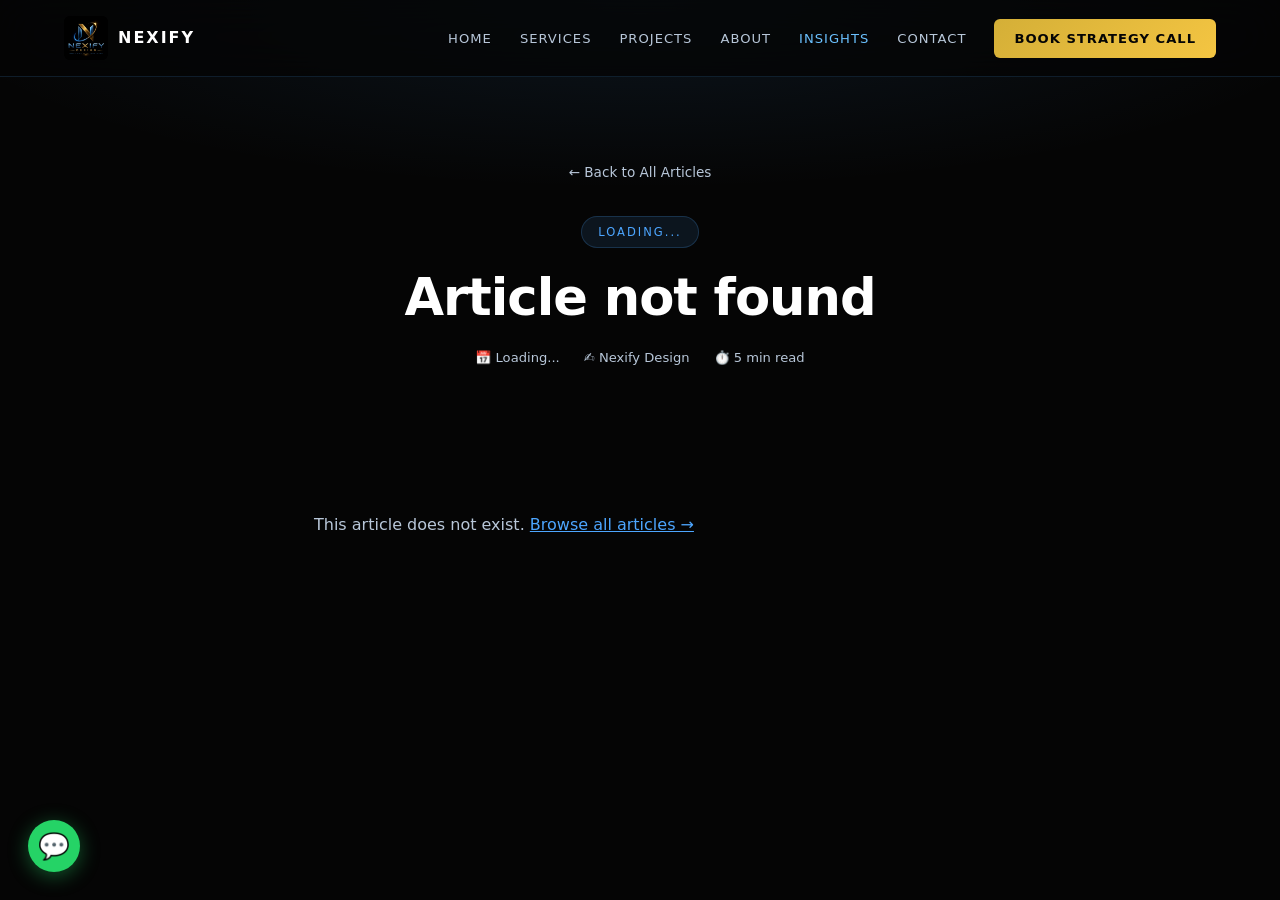
<file: post.html>
<!DOCTYPE html>
<html lang="en">
<head>
<meta charset="UTF-8">
<meta name="viewport" content="width=device-width, initial-scale=1.0">
<title id="pageTitle">Article | Nexify Design</title>
<meta name="description" id="pageDesc" content="Read the full article on Nexify Design.">
<link rel="stylesheet" href="/css/style.css">
<script>
const LOGO_SRC="[data-uri]";
window.addEventListener('DOMContentLoaded',function(){document.querySelectorAll('.site-logo').forEach(function(el){el.src=LOGO_SRC;});});
</script>
</head>
<body>
<nav id="navbar">
  <a class="nav-logo" href="/index.html">
    <img class="site-logo" alt="Nexify Design">
    <span>NEXIFY</span>
  </a>
  <div class="nav-links">
    <a href="/index.html">Home</a>
    <a href="/index.html#services">Services</a>
    <a href="/index.html#portfolio">Projects</a>
    <a href="/index.html#about">About</a>
    <a href="/blog.html" style="color:var(--blue-light);">Insights</a>
    <a href="/index.html#contact">Contact</a>
    <a href="/index.html#contact" class="nav-cta">Book Strategy Call</a>
  </div>
  <button class="hamburger" onclick="toggleMenu()" aria-label="Menu">
    <span></span><span></span><span></span>
  </button>
</nav>
<div class="mobile-menu" id="mobileMenu">
  <a href="/index.html" onclick="toggleMenu()">Home</a>
  <a href="/index.html#services" onclick="toggleMenu()">Services</a>
  <a href="/index.html#portfolio" onclick="toggleMenu()">Projects</a>
  <a href="/index.html#about" onclick="toggleMenu()">About</a>
  <a href="/blog.html" onclick="toggleMenu()">Insights</a>
  <a href="/index.html#contact" onclick="toggleMenu()">Contact</a>
  <a href="/index.html#contact" onclick="toggleMenu()">Book Strategy Call</a>
</div>

<div class="blog-post-hero" id="postHero">
  <a href="/blog.html" class="post-back">← Back to All Articles</a>
  <span class="post-category-badge" id="postCategory">Loading...</span>
  <h1 class="post-title" id="postTitle">Loading article...</h1>
  <div class="post-meta">
    <span id="postDate">📅 Loading...</span>
    <span id="postAuthor">✍️ Nexify Design</span>
    <span id="postReadTime">⏱️ 5 min read</span>
  </div>
</div>

<div class="post-body" id="postBody">
  <p style="color:var(--text-secondary);">Loading article content...</p>
</div>

<a class="whatsapp-float" id="whatsappBtn" data-phone="91XXXXXXXXXX" href="#" target="_blank" rel="noopener" aria-label="WhatsApp">💬</a>
<div class="toast" id="toast"></div>

<script src="/js/main.js"></script>
<script src="/js/posts.js"></script>
<script>
document.addEventListener('DOMContentLoaded', function () {
  const params = new URLSearchParams(window.location.search);
  const slug = params.get('slug');
  if (!slug || !window.POSTS || !window.POSTS[slug]) {
    document.getElementById('postTitle').textContent = 'Article not found';
    document.getElementById('postBody').innerHTML = '<p style="color:var(--text-secondary);">This article does not exist. <a href="/blog.html" style="color:var(--blue);">Browse all articles →</a></p>';
    return;
  }
  const post = window.POSTS[slug];
  document.title = (post.seo_title || post.title) + ' | Nexify Design';
  const metaDesc = document.getElementById('pageDesc');
  if (metaDesc) metaDesc.setAttribute('content', post.seo_description || post.excerpt || '');
  document.getElementById('postCategory').textContent = post.category || 'Insights';
  document.getElementById('postTitle').textContent = post.title;
  document.getElementById('postDate').textContent = '📅 ' + (post.date || '');
  document.getElementById('postAuthor').textContent = '✍️ ' + (post.author || 'Nexify Design');
  document.getElementById('postReadTime').textContent = '⏱️ ' + (post.readTime || '5 min read');
  document.getElementById('pageTitle').textContent = (post.seo_title || post.title) + ' | Nexify Design';
  // Render markdown-like content
  const bodyEl = document.getElementById('postBody');
  if (bodyEl && post.body) {
    bodyEl.innerHTML = renderContent(post.body) + ctaBlock();
  }
});

function renderContent(text) {
  return text
    .replace(/^## (.+)$/gm, '<h2></h2>')
    .replace(/^### (.+)$/gm, '<h3></h3>')
    .replace(/\*\*(.+?)\*\*/g, '<strong></strong>')
    .replace(/\*(.+?)\*/g, '<em></em>')
    .replace(/\[([^\]]+)\]\(([^)]+)\)/g, '<a href=""></a>')
    .replace(/^- (.+)$/gm, '<li></li>')
    .replace(/(<li>.*<\/li>\n?)+/gs, function(m){ return '<ul>' + m + '</ul>'; })
    .replace(/\n\n/g, '</p><p>')
    .replace(/^(?!<[hul])/gm, '')
    .replace(/^(.+)$/gm, function(line){
      if(line.startsWith('<')) return line;
      return '<p>' + line + '</p>';
    });
}

function ctaBlock() {
  return '<div class="post-cta"><h3>Ready to Apply This to Your Business?</h3><p>Book a free 30-minute strategy call with the Nexify Design team. No obligation, just clarity.</p><a href="/index.html#contact" class="btn-primary">Get Free Consultation</a></div>';
}
</script>
</body>
</html>
</file>
<file: css/style.css>
/* ── NEXIFY DESIGN — MAIN STYLESHEET ── */
:root {
  --bg-primary: #050505;
  --bg-secondary: #0B1120;
  --blue: #4DA6FF;
  --blue-light: #6BC1FF;
  --gold: #D4AF37;
  --gold-bright: #F4C542;
  --white: #FFFFFF;
  --text-secondary: #B8C7D9;
  --glass: rgba(77,166,255,0.06);
  --glass-border: rgba(77,166,255,0.15);
}

/* ── RESET ── */
*, *::before, *::after { margin:0; padding:0; box-sizing:border-box; }
html { scroll-behavior: smooth; }
body {
  background: var(--bg-primary);
  color: var(--white);
  font-family: 'Segoe UI', system-ui, -apple-system, sans-serif;
  overflow-x: hidden;
  line-height: 1.6;
}
img { max-width: 100%; height: auto; }
a { text-decoration: none; }

/* ── SCROLLBAR ── */
::-webkit-scrollbar { width: 4px; }
::-webkit-scrollbar-track { background: var(--bg-primary); }
::-webkit-scrollbar-thumb { background: var(--blue); border-radius: 2px; }

/* ── NAVBAR ── */
nav {
  position: fixed; top: 0; left: 0; right: 0; z-index: 1000;
  padding: 16px 5%;
  display: flex; align-items: center; justify-content: space-between;
  background: rgba(5,5,5,0.75);
  backdrop-filter: blur(20px);
  -webkit-backdrop-filter: blur(20px);
  border-bottom: 1px solid var(--glass-border);
  transition: background .3s;
}
nav.scrolled { background: rgba(5,5,5,0.97); }
.nav-logo { display: flex; align-items: center; gap: 10px; }
.nav-logo img { height: 44px; width: 44px; object-fit: contain; border-radius: 6px; }
.nav-logo span { font-size: 1rem; font-weight: 700; letter-spacing: 2px; color: var(--white); }
.nav-links { display: flex; gap: 28px; align-items: center; }
.nav-links a {
  color: var(--text-secondary); font-size: .82rem;
  letter-spacing: 1px; text-transform: uppercase;
  transition: color .2s;
}
.nav-links a:hover { color: var(--blue-light); }
.nav-cta {
  background: linear-gradient(135deg, var(--gold), var(--gold-bright)) !important;
  color: #050505 !important; font-weight: 700 !important;
  padding: 9px 20px; border-radius: 6px;
  transition: opacity .2s, transform .2s !important;
}
.nav-cta:hover { opacity: .9; transform: translateY(-1px) !important; }
.hamburger {
  display: none; flex-direction: column; gap: 5px;
  cursor: pointer; background: none; border: none; padding: 4px;
}
.hamburger span {
  display: block; width: 22px; height: 2px;
  background: var(--white); border-radius: 2px; transition: .3s;
}
.mobile-menu {
  display: none; position: fixed;
  top: 76px; left: 0; right: 0;
  background: rgba(5,5,5,0.98);
  backdrop-filter: blur(20px);
  border-bottom: 1px solid var(--glass-border);
  padding: 20px 5%; z-index: 999;
  flex-direction: column; gap: 0;
}
.mobile-menu.open { display: flex; }
.mobile-menu a {
  color: var(--text-secondary); font-size: .9rem;
  letter-spacing: 1px; padding: 14px 0;
  border-bottom: 1px solid var(--glass-border);
  transition: color .2s;
}
.mobile-menu a:hover { color: var(--blue-light); }
.mobile-menu a:last-child { color: var(--gold); font-weight: 700; border-bottom: none; }

/* ── SECTION COMMON ── */
section { padding: 100px 5%; }
.section-label {
  font-size: .72rem; letter-spacing: 3px; text-transform: uppercase;
  color: var(--gold); margin-bottom: 12px; display: block;
}
.section-title {
  font-size: clamp(1.8rem, 4vw, 3rem);
  font-weight: 800; line-height: 1.1; letter-spacing: -1px;
}
.section-subtitle {
  color: var(--text-secondary); font-size: 1rem;
  line-height: 1.75; margin-top: 16px; max-width: 580px;
}
.divider {
  width: 60px; height: 2px; margin: 24px 0;
  background: linear-gradient(90deg, var(--gold), transparent);
}
.text-blue {
  background: linear-gradient(135deg, var(--blue), var(--blue-light));
  -webkit-background-clip: text; -webkit-text-fill-color: transparent;
  background-clip: text;
}
.text-gold {
  background: linear-gradient(135deg, var(--gold), var(--gold-bright));
  -webkit-background-clip: text; -webkit-text-fill-color: transparent;
  background-clip: text;
}

/* ── BUTTONS ── */
.btn-primary {
  display: inline-block;
  background: linear-gradient(135deg, var(--blue), var(--blue-light));
  color: #050505; font-weight: 700; font-size: .9rem; letter-spacing: .5px;
  padding: 14px 32px; border-radius: 8px;
  transition: transform .2s, box-shadow .2s;
  box-shadow: 0 0 30px rgba(77,166,255,.3);
  border: none; cursor: pointer;
}
.btn-primary:hover { transform: translateY(-2px); box-shadow: 0 0 50px rgba(77,166,255,.5); }
.btn-outline {
  display: inline-block;
  border: 1px solid var(--glass-border); color: var(--white);
  font-size: .9rem; letter-spacing: .5px;
  padding: 14px 32px; border-radius: 8px;
  transition: border-color .2s, background .2s;
  background: var(--glass); backdrop-filter: blur(10px);
}
.btn-outline:hover { border-color: var(--blue); background: rgba(77,166,255,.1); }
.btn-gold {
  display: inline-block;
  background: linear-gradient(135deg, var(--gold), var(--gold-bright));
  color: #050505; font-weight: 700; font-size: .9rem;
  padding: 14px 32px; border-radius: 8px;
  transition: opacity .2s, transform .2s;
  border: none; cursor: pointer;
}
.btn-gold:hover { opacity: .9; transform: translateY(-1px); }

/* ── CARDS ── */
.glass-card {
  background: var(--glass);
  border: 1px solid var(--glass-border);
  border-radius: 16px;
  transition: transform .3s, box-shadow .3s, border-color .3s;
}
.glass-card:hover {
  transform: translateY(-5px);
  box-shadow: 0 20px 60px rgba(0,0,0,.3);
  border-color: rgba(77,166,255,.25);
}

/* ── HERO ── */
.hero {
  min-height: 100vh;
  display: flex; flex-direction: column;
  align-items: center; justify-content: center;
  text-align: center;
  padding: 120px 5% 80px;
  position: relative; overflow: hidden;
}
.hero-bg {
  position: absolute; inset: 0; z-index: 0;
  background:
    radial-gradient(ellipse 80% 60% at 50% 0%, rgba(77,166,255,.12) 0%, transparent 70%),
    radial-gradient(ellipse 50% 40% at 10% 80%, rgba(212,175,55,.08) 0%, transparent 60%),
    radial-gradient(ellipse 50% 40% at 90% 80%, rgba(77,166,255,.06) 0%, transparent 60%);
}
.hero-badge {
  display: inline-flex; align-items: center; gap: 8px;
  background: var(--glass); border: 1px solid var(--glass-border);
  padding: 8px 20px; border-radius: 50px; margin-bottom: 32px;
  font-size: .78rem; letter-spacing: 2px; text-transform: uppercase;
  color: var(--blue-light); position: relative; z-index: 1;
  animation: fadeUp .8s ease both;
}
.badge-dot {
  width: 6px; height: 6px; border-radius: 50%;
  background: var(--blue-light); animation: pulse 2s infinite;
}
.hero-headline {
  font-size: clamp(3rem, 8vw, 7rem);
  font-weight: 900; line-height: .95; letter-spacing: -2px;
  position: relative; z-index: 1;
  animation: fadeUp .8s .1s ease both;
}
.hero-sub {
  max-width: 640px; margin: 28px auto 0;
  font-size: 1.05rem; line-height: 1.75; color: var(--text-secondary);
  position: relative; z-index: 1;
  animation: fadeUp .8s .2s ease both;
}
.hero-btns {
  display: flex; gap: 16px; justify-content: center; flex-wrap: wrap;
  margin-top: 40px; position: relative; z-index: 1;
  animation: fadeUp .8s .3s ease both;
}
.hero-logo-orbit {
  position: relative; z-index: 1;
  margin: 60px auto 0;
  width: 180px; height: 180px;
  animation: fadeUp .8s .4s ease both;
}
.orbit-ring {
  position: absolute; inset: 0; border-radius: 50%;
  border: 1px solid var(--glass-border);
  animation: spin 12s linear infinite;
}
.orbit-ring::before {
  content: ''; position: absolute; top: -4px; left: 50%;
  width: 8px; height: 8px; background: var(--gold);
  border-radius: 50%; transform: translateX(-50%);
  box-shadow: 0 0 10px var(--gold);
}
.orbit-ring-2 {
  position: absolute; inset: -24px; border-radius: 50%;
  border: 1px solid rgba(212,175,55,.2);
  animation: spin 20s linear infinite reverse;
}
.orbit-ring-2::before {
  content: ''; position: absolute; top: -4px; left: 50%;
  width: 6px; height: 6px; background: var(--blue);
  border-radius: 50%; transform: translateX(-50%);
  box-shadow: 0 0 10px var(--blue);
}
.orbit-logo {
  position: absolute; inset: 20px;
  background: radial-gradient(circle, rgba(77,166,255,.1), transparent);
  border-radius: 50%; display: flex; align-items: center; justify-content: center;
}
.orbit-logo img { width: 100px; height: 100px; object-fit: contain; }
.hero-trust {
  display: flex; gap: 40px; justify-content: center; flex-wrap: wrap;
  margin-top: 60px; position: relative; z-index: 1;
  animation: fadeUp .8s .5s ease both;
}
.trust-item {
  display: flex; align-items: center; gap: 8px;
  color: var(--text-secondary); font-size: .8rem; letter-spacing: 1px;
}
.trust-icon { color: var(--gold); }
.particles { position: absolute; inset: 0; z-index: 0; pointer-events: none; }
.particle {
  position: absolute; border-radius: 50%;
  animation: float 8s infinite ease-in-out;
}

/* ── ABOUT ── */
.about { background: var(--bg-secondary); }
.about-inner { display: grid; grid-template-columns: 1fr 1fr; gap: 80px; align-items: center; }
.about-visual {
  position: relative;
  background: var(--glass); border: 1px solid var(--glass-border);
  border-radius: 16px; padding: 48px; text-align: center; overflow: hidden;
}
.about-visual::before {
  content: ''; position: absolute; top: -60px; right: -60px;
  width: 200px; height: 200px; border-radius: 50%;
  background: radial-gradient(circle, rgba(212,175,55,.12), transparent);
}
.about-logo { width: 160px; height: 160px; object-fit: contain; position: relative; z-index: 1; }
.about-stats { display: grid; grid-template-columns: 1fr 1fr; gap: 16px; margin-top: 28px; }
.stat-box {
  background: rgba(77,166,255,.05); border: 1px solid var(--glass-border);
  border-radius: 10px; padding: 18px; text-align: center;
}
.stat-number {
  font-size: 1.8rem; font-weight: 900;
  background: linear-gradient(135deg, var(--gold), var(--gold-bright));
  -webkit-background-clip: text; -webkit-text-fill-color: transparent; background-clip: text;
}
.stat-label { font-size: .72rem; color: var(--text-secondary); letter-spacing: 1px; margin-top: 4px; }
.about-list { margin-top: 24px; list-style: none; }
.about-list li {
  padding: 10px 0; border-bottom: 1px solid var(--glass-border);
  color: var(--text-secondary); font-size: .93rem;
  display: flex; align-items: center; gap: 10px;
}
.about-list li::before { content: '→'; color: var(--blue); flex-shrink: 0; }

/* ── SERVICES ── */
.services-grid {
  display: grid; grid-template-columns: repeat(auto-fit, minmax(280px, 1fr));
  gap: 24px; margin-top: 56px;
}
.service-card {
  background: var(--glass); border: 1px solid var(--glass-border);
  border-radius: 16px; padding: 36px;
  transition: transform .3s, box-shadow .3s, border-color .3s;
  position: relative; overflow: hidden;
}
.service-card::before {
  content: ''; position: absolute; top: 0; left: 0; right: 0; height: 2px;
  background: linear-gradient(90deg, var(--blue), var(--gold));
  opacity: 0; transition: opacity .3s;
}
.service-card:hover { transform: translateY(-6px); box-shadow: 0 20px 60px rgba(77,166,255,.15); border-color: rgba(77,166,255,.3); }
.service-card:hover::before { opacity: 1; }
.service-icon {
  width: 56px; height: 56px; border-radius: 12px;
  display: flex; align-items: center; justify-content: center;
  font-size: 1.6rem; margin-bottom: 20px;
  background: rgba(77,166,255,.1);
}
.service-title { font-size: 1.1rem; font-weight: 700; margin-bottom: 12px; }
.service-desc { font-size: .87rem; color: var(--text-secondary); line-height: 1.65; }
.service-tags { display: flex; flex-wrap: wrap; gap: 6px; margin-top: 16px; }
.tag {
  font-size: .67rem; letter-spacing: 1px; text-transform: uppercase;
  padding: 4px 10px; border-radius: 4px;
  background: rgba(77,166,255,.08); border: 1px solid rgba(77,166,255,.2);
  color: var(--blue-light);
}

/* ── WHY CHOOSE ── */
.why { background: var(--bg-secondary); }
.why-grid {
  display: grid; grid-template-columns: repeat(auto-fit, minmax(260px, 1fr));
  gap: 20px; margin-top: 56px;
}
.why-card {
  background: var(--glass); border: 1px solid var(--glass-border);
  border-radius: 12px; padding: 28px;
  transition: border-color .3s, background .3s;
}
.why-card:hover { border-color: rgba(212,175,55,.3); background: rgba(212,175,55,.04); }
.why-num {
  font-size: 2.5rem; font-weight: 900; line-height: 1;
  background: linear-gradient(135deg, rgba(77,166,255,.4), rgba(77,166,255,.1));
  -webkit-background-clip: text; -webkit-text-fill-color: transparent; background-clip: text;
}
.why-title { font-size: 1rem; font-weight: 700; margin: 12px 0 8px; }
.why-desc { font-size: .85rem; color: var(--text-secondary); line-height: 1.6; }

/* ── PORTFOLIO ── */
.portfolio-grid {
  display: grid; grid-template-columns: repeat(auto-fit, minmax(320px, 1fr));
  gap: 28px; margin-top: 56px;
}
.project-card {
  background: var(--glass); border: 1px solid var(--glass-border);
  border-radius: 16px; overflow: hidden;
  transition: transform .3s, box-shadow .3s;
}
.project-card:hover { transform: translateY(-4px); box-shadow: 0 16px 50px rgba(0,0,0,.4); }
.project-visual {
  height: 200px; position: relative; overflow: hidden;
  display: flex; align-items: center; justify-content: center;
}
.project-info { padding: 28px; }
.project-name { font-size: 1.15rem; font-weight: 700; }
.project-services { display: flex; flex-wrap: wrap; gap: 6px; margin-top: 12px; }
.project-services .tag { background: rgba(212,175,55,.08); border-color: rgba(212,175,55,.2); color: var(--gold); }
.project-desc { font-size: .85rem; color: var(--text-secondary); margin-top: 12px; line-height: 1.6; }

/* ── TESTIMONIALS ── */
.testimonials { background: var(--bg-secondary); }
.testi-grid {
  display: grid; grid-template-columns: repeat(auto-fit, minmax(280px, 1fr));
  gap: 24px; margin-top: 56px;
}
.testi-card {
  background: var(--glass); border: 1px solid var(--glass-border);
  border-radius: 16px; padding: 32px; position: relative;
}
.testi-card::before {
  content: '"'; position: absolute; top: 16px; right: 24px;
  font-size: 4rem; color: rgba(77,166,255,.15);
  font-family: Georgia, serif; line-height: 1;
}
.stars { color: var(--gold); font-size: .9rem; margin-bottom: 12px; letter-spacing: 2px; }
.testi-text { font-size: .9rem; color: var(--text-secondary); line-height: 1.7; margin-bottom: 20px; }
.testi-author { display: flex; align-items: center; gap: 12px; }
.testi-avatar {
  width: 44px; height: 44px; border-radius: 50%;
  display: flex; align-items: center; justify-content: center;
  font-weight: 800; font-size: 1.1rem; color: #050505; flex-shrink: 0;
}
.testi-name { font-size: .9rem; font-weight: 700; }
.testi-role { font-size: .75rem; color: var(--text-secondary); }

/* ── BLOG ── */
.blog-grid {
  display: grid; grid-template-columns: repeat(auto-fit, minmax(300px, 1fr));
  gap: 24px; margin-top: 56px;
}
.blog-card {
  background: var(--glass); border: 1px solid var(--glass-border);
  border-radius: 16px; overflow: hidden;
  transition: transform .3s, box-shadow .3s;
  display: flex; flex-direction: column;
}
.blog-card:hover { transform: translateY(-4px); box-shadow: 0 16px 50px rgba(0,0,0,.3); }
.blog-thumb {
  height: 160px;
  display: flex; align-items: center; justify-content: center;
  font-size: 2.5rem; position: relative; overflow: hidden;
}
.blog-body { padding: 24px; flex: 1; display: flex; flex-direction: column; }
.blog-cat {
  font-size: .68rem; letter-spacing: 2px; text-transform: uppercase;
  color: var(--blue); margin-bottom: 8px;
}
.blog-title { font-size: 1rem; font-weight: 700; line-height: 1.4; margin-bottom: 8px; }
.blog-excerpt { font-size: .83rem; color: var(--text-secondary); line-height: 1.65; flex: 1; }
.blog-meta {
  display: flex; justify-content: space-between; align-items: center;
  margin-top: 16px; padding-top: 16px;
  border-top: 1px solid var(--glass-border);
  font-size: .75rem; color: var(--text-secondary);
}
.blog-read-more {
  display: inline-flex; align-items: center; gap: 6px;
  color: var(--blue); font-weight: 600; font-size: .82rem;
  transition: gap .2s, color .2s;
}
.blog-read-more:hover { color: var(--blue-light); gap: 10px; }

/* ── FULL BLOG POST PAGE ── */
.blog-post-hero {
  min-height: 50vh;
  display: flex; flex-direction: column;
  align-items: center; justify-content: center;
  text-align: center; padding: 140px 5% 60px;
  background:
    radial-gradient(ellipse 80% 60% at 50% 0%, rgba(77,166,255,.1) 0%, transparent 70%),
    var(--bg-primary);
}
.post-category-badge {
  display: inline-block;
  background: rgba(77,166,255,.1); border: 1px solid rgba(77,166,255,.2);
  color: var(--blue); font-size: .72rem; letter-spacing: 2px;
  text-transform: uppercase; padding: 6px 16px; border-radius: 50px;
  margin-bottom: 20px;
}
.post-title {
  font-size: clamp(1.8rem, 4vw, 3.2rem);
  font-weight: 800; line-height: 1.15; letter-spacing: -1px;
  max-width: 800px;
}
.post-meta {
  display: flex; gap: 24px; justify-content: center; flex-wrap: wrap;
  margin-top: 20px; font-size: .82rem; color: var(--text-secondary);
}
.post-meta span { display: flex; align-items: center; gap: 6px; }
.post-body {
  max-width: 780px; margin: 0 auto; padding: 60px 5%;
}
.post-body h2 {
  font-size: 1.6rem; font-weight: 700; margin: 48px 0 16px;
  color: var(--white);
}
.post-body h3 { font-size: 1.2rem; font-weight: 700; margin: 32px 0 12px; color: var(--blue-light); }
.post-body p { font-size: 1rem; color: var(--text-secondary); line-height: 1.85; margin-bottom: 20px; }
.post-body ul, .post-body ol { padding-left: 24px; margin-bottom: 20px; }
.post-body li { font-size: .97rem; color: var(--text-secondary); line-height: 1.75; margin-bottom: 8px; }
.post-body strong { color: var(--white); font-weight: 600; }
.post-body a { color: var(--blue); text-decoration: underline; }
.post-body a:hover { color: var(--blue-light); }
.post-body blockquote {
  border-left: 3px solid var(--gold);
  padding: 16px 24px; margin: 28px 0;
  background: rgba(212,175,55,.05); border-radius: 0 8px 8px 0;
  font-style: italic; color: var(--text-secondary);
}
.post-back {
  display: inline-flex; align-items: center; gap: 8px;
  color: var(--text-secondary); font-size: .85rem;
  margin-bottom: 32px; transition: color .2s;
}
.post-back:hover { color: var(--blue); }
.post-cta {
  background: linear-gradient(135deg, rgba(77,166,255,.08), rgba(212,175,55,.05));
  border: 1px solid var(--glass-border);
  border-radius: 16px; padding: 40px; text-align: center;
  margin: 48px 0;
}
.post-cta h3 { font-size: 1.4rem; font-weight: 700; margin-bottom: 12px; }
.post-cta p { color: var(--text-secondary); margin-bottom: 24px; }

/* ── CTA SECTION ── */
.cta-section {
  background: linear-gradient(135deg, rgba(77,166,255,.08), rgba(212,175,55,.05));
  border-top: 1px solid var(--glass-border);
  border-bottom: 1px solid var(--glass-border);
  text-align: center; padding: 100px 5%;
}

/* ── CONTACT ── */
.contact-inner { display: grid; grid-template-columns: 1fr 1fr; gap: 72px; align-items: start; margin-top: 48px; }
.contact-form {
  background: var(--glass); border: 1px solid var(--glass-border);
  border-radius: 16px; padding: 40px;
}
.form-group { margin-bottom: 20px; }
.form-group label {
  display: block; font-size: .78rem; letter-spacing: 1px;
  text-transform: uppercase; color: var(--text-secondary); margin-bottom: 8px;
}
.form-group input,
.form-group textarea,
.form-group select {
  width: 100%;
  background: rgba(255,255,255,.03);
  border: 1px solid var(--glass-border);
  border-radius: 8px; padding: 12px 16px;
  color: var(--white); font-size: .9rem;
  transition: border-color .2s; outline: none;
  font-family: inherit;
}
.form-group input:focus,
.form-group textarea:focus,
.form-group select:focus { border-color: var(--blue); }
.form-group textarea { height: 110px; resize: vertical; }
.form-group select option { background: #0B1120; }
.btn-submit {
  width: 100%;
  background: linear-gradient(135deg, var(--gold), var(--gold-bright));
  color: #050505; font-weight: 700; font-size: .95rem; letter-spacing: .5px;
  padding: 14px; border-radius: 8px; border: none; cursor: pointer;
  transition: opacity .2s, transform .2s; font-family: inherit;
}
.btn-submit:hover { opacity: .9; transform: translateY(-1px); }
.contact-detail {
  display: flex; align-items: flex-start; gap: 16px;
  padding: 20px 0; border-bottom: 1px solid var(--glass-border);
}
.contact-icon {
  width: 44px; height: 44px; border-radius: 10px;
  background: rgba(77,166,255,.1);
  display: flex; align-items: center; justify-content: center;
  font-size: 1.2rem; flex-shrink: 0;
}
.contact-detail h4 { font-size: .85rem; font-weight: 600; margin-bottom: 4px; }
.contact-detail p { font-size: .85rem; color: var(--text-secondary); }
.social-row { display: flex; gap: 10px; flex-wrap: wrap; margin-top: 20px; }
.social-btn {
  width: 40px; height: 40px; border-radius: 8px;
  background: var(--glass); border: 1px solid var(--glass-border);
  display: flex; align-items: center; justify-content: center;
  text-decoration: none; color: var(--text-secondary);
  transition: border-color .2s, color .2s; font-size: .9rem;
}
.social-btn:hover { border-color: var(--blue); color: var(--blue); }

/* ── FOOTER ── */
footer {
  background: var(--bg-secondary);
  border-top: 1px solid var(--glass-border);
  padding: 60px 5% 32px;
}
.footer-inner {
  display: grid; grid-template-columns: 2fr 1fr 1fr 1fr;
  gap: 48px; margin-bottom: 48px;
}
.footer-brand p {
  color: var(--text-secondary); font-size: .87rem;
  line-height: 1.7; margin-top: 16px; max-width: 280px;
}
.footer-logo { display: flex; align-items: center; gap: 10px; }
.footer-logo img { height: 42px; object-fit: contain; }
.footer-logo span { font-size: .95rem; font-weight: 700; letter-spacing: 2px; }
.footer-col h4 {
  font-size: .78rem; letter-spacing: 2px; text-transform: uppercase;
  color: var(--gold); margin-bottom: 20px;
}
.footer-col ul { list-style: none; }
.footer-col ul li { margin-bottom: 10px; }
.footer-col ul li a {
  color: var(--text-secondary); font-size: .87rem; transition: color .2s;
}
.footer-col ul li a:hover { color: var(--blue-light); }
.footer-bottom {
  border-top: 1px solid var(--glass-border);
  padding-top: 24px;
  display: flex; justify-content: space-between; align-items: center; flex-wrap: wrap; gap: 12px;
}
.footer-bottom p { color: var(--text-secondary); font-size: .8rem; }

/* ── TOAST ── */
.toast {
  display: none; position: fixed; bottom: 32px; right: 32px; z-index: 9999;
  background: linear-gradient(135deg, rgba(77,166,255,.95), rgba(107,193,255,.95));
  color: #050505; font-weight: 700; padding: 16px 28px; border-radius: 10px;
  box-shadow: 0 8px 32px rgba(77,166,255,.3); animation: slideUp .3s ease;
}

/* ── BLOG LISTING PAGE ── */
.blog-hero {
  padding: 140px 5% 60px;
  background: radial-gradient(ellipse 80% 50% at 50% 0%, rgba(77,166,255,.1) 0%, transparent 70%);
  text-align: center;
}
.blog-filter {
  display: flex; gap: 10px; flex-wrap: wrap;
  justify-content: center; margin-top: 40px;
}
.filter-btn {
  padding: 8px 20px; border-radius: 50px; font-size: .78rem;
  letter-spacing: 1px; text-transform: uppercase; cursor: pointer;
  border: 1px solid var(--glass-border); background: var(--glass);
  color: var(--text-secondary); transition: all .2s;
}
.filter-btn.active,
.filter-btn:hover {
  background: rgba(77,166,255,.15);
  border-color: var(--blue); color: var(--blue-light);
}

/* ── WHATSAPP BUTTON ── */
.whatsapp-float {
  position: fixed; bottom: 28px; left: 28px; z-index: 999;
  width: 52px; height: 52px; border-radius: 50%;
  background: #25D366;
  display: flex; align-items: center; justify-content: center;
  box-shadow: 0 4px 20px rgba(37,211,102,.4);
  transition: transform .2s, box-shadow .2s;
  text-decoration: none; font-size: 1.6rem;
}
.whatsapp-float:hover { transform: scale(1.1); box-shadow: 0 6px 28px rgba(37,211,102,.6); }

/* ── ANIMATIONS ── */
@keyframes fadeUp {
  from { opacity: 0; transform: translateY(20px); }
  to { opacity: 1; transform: translateY(0); }
}
@keyframes spin {
  from { transform: rotate(0deg); }
  to { transform: rotate(360deg); }
}
@keyframes pulse {
  0%, 100% { opacity: 1; }
  50% { opacity: .3; }
}
@keyframes float {
  0%, 100% { transform: translateY(0) scale(1); opacity: .6; }
  50% { transform: translateY(-30px) scale(1.1); opacity: 1; }
}
@keyframes slideUp {
  from { transform: translateY(20px); opacity: 0; }
  to { transform: translateY(0); opacity: 1; }
}

/* ── SCROLL REVEAL ── */
.reveal { opacity: 0; transform: translateY(30px); transition: .6s ease; }
.reveal.visible { opacity: 1; transform: translateY(0); }

/* ── RESPONSIVE ── */
@media (max-width: 1024px) {
  .footer-inner { grid-template-columns: 1fr 1fr; }
}
@media (max-width: 900px) {
  .about-inner { grid-template-columns: 1fr; }
  .contact-inner { grid-template-columns: 1fr; }
  .nav-links { display: none; }
  .hamburger { display: flex; }
}
@media (max-width: 600px) {
  .footer-inner { grid-template-columns: 1fr; }
  .hero-headline { font-size: clamp(2.5rem, 10vw, 4rem); }
  .hero-btns { flex-direction: column; align-items: center; }
  section { padding: 70px 5%; }
  .contact-form { padding: 28px 20px; }
}
</file>
